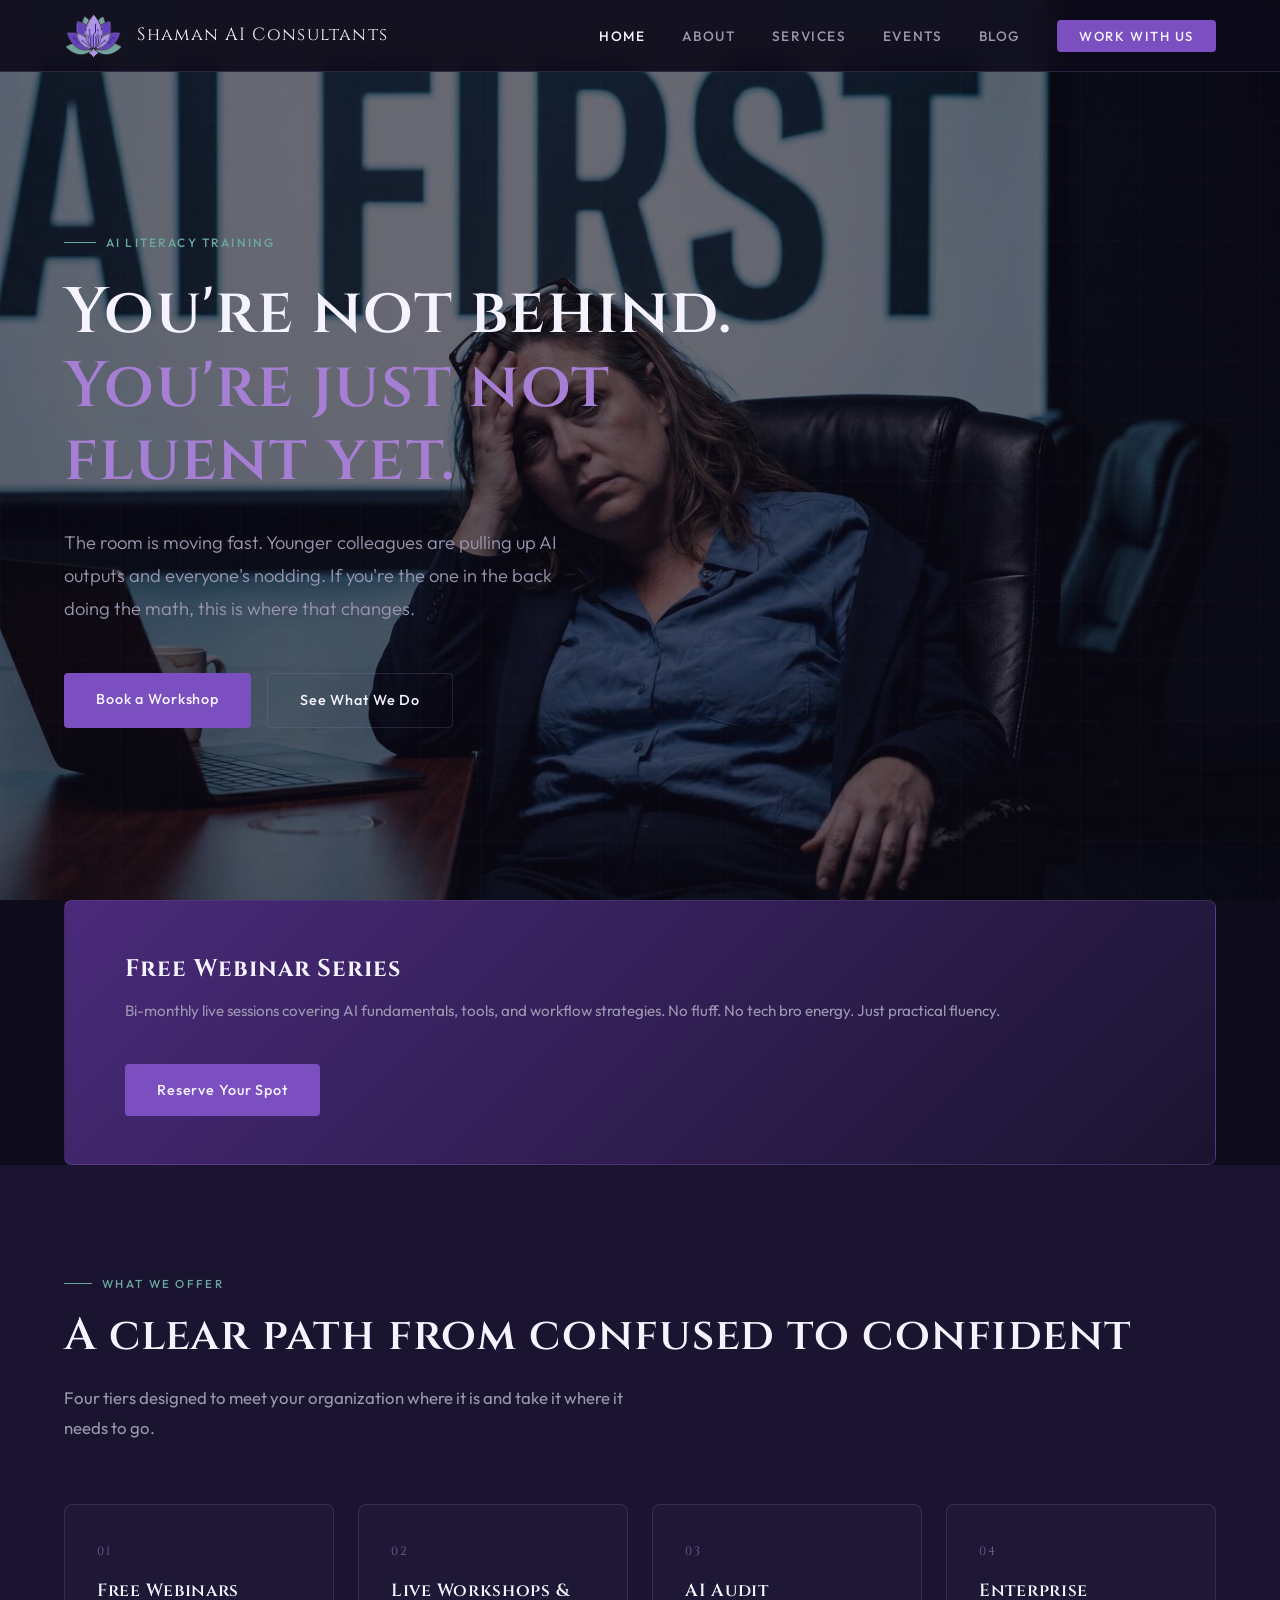
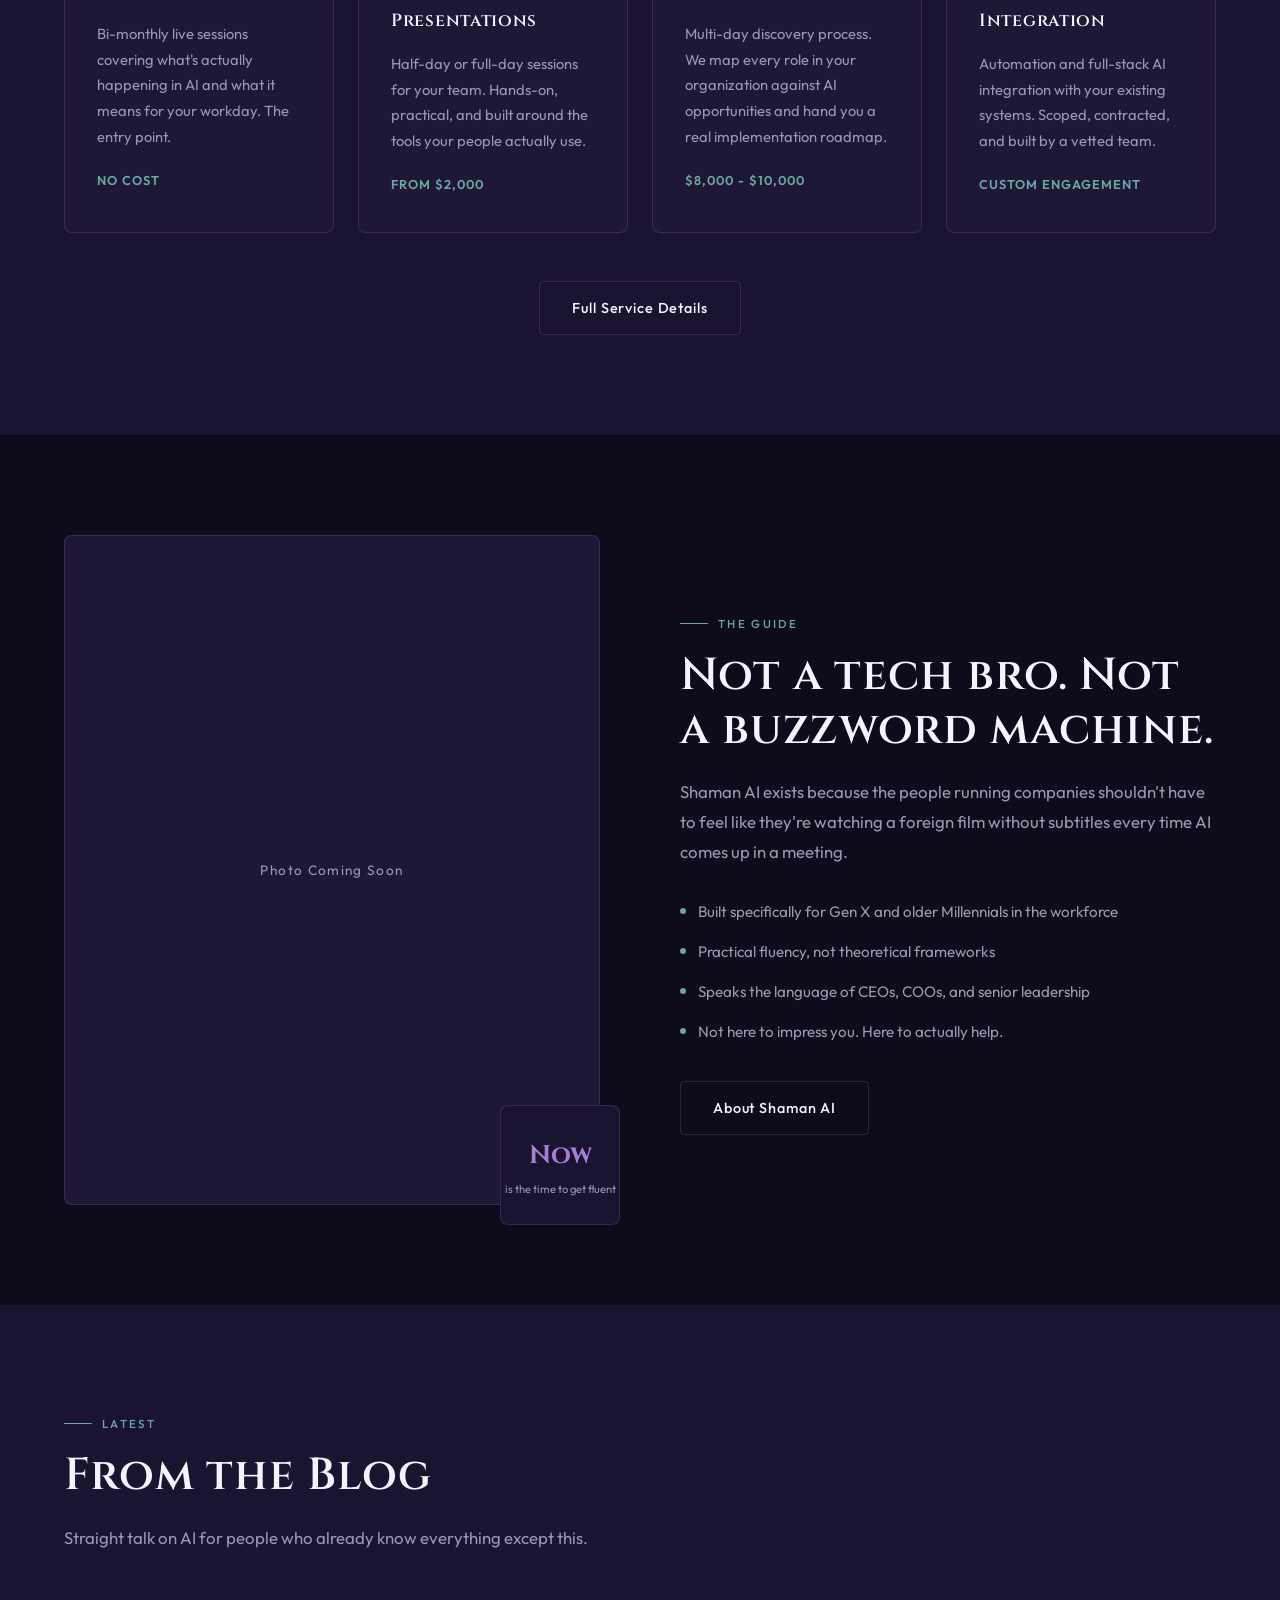
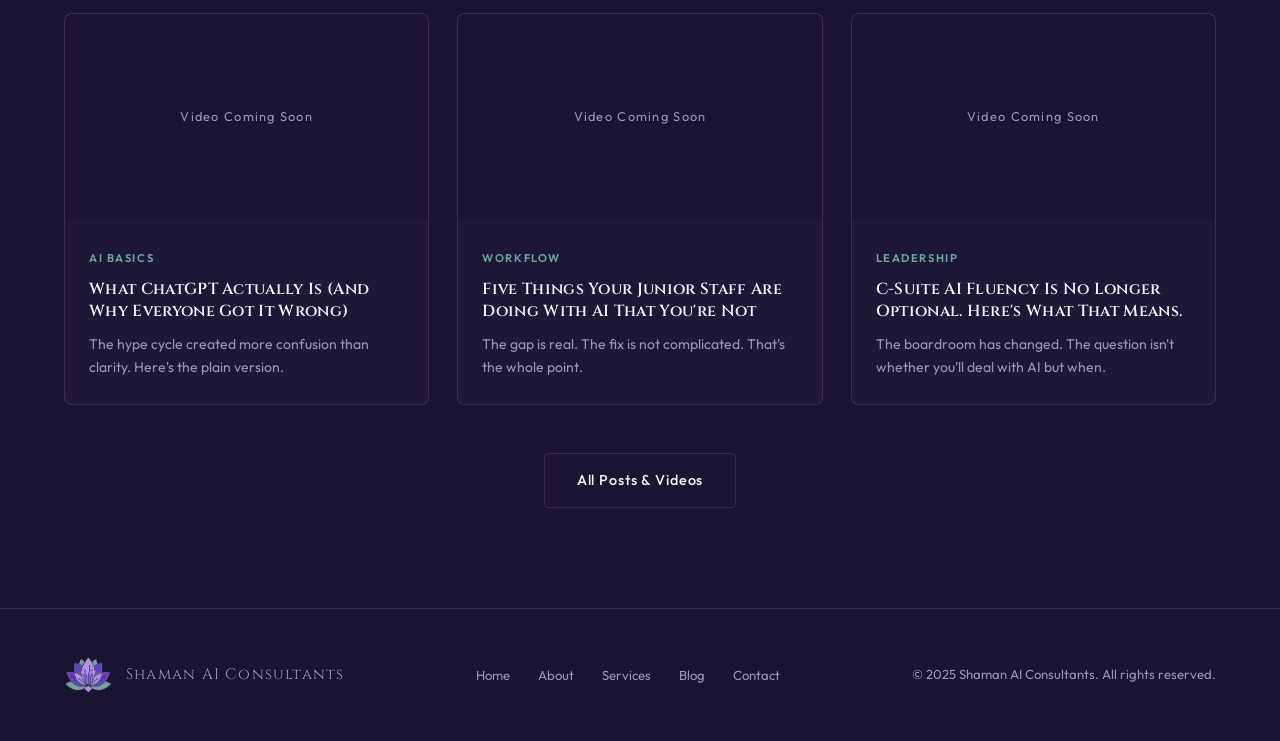
<file: index.html>
<!DOCTYPE html>
<html lang="en">
<head>
  <meta charset="UTF-8">
  <meta name="viewport" content="width=device-width, initial-scale=1.0">
  <title>Shaman AI Consultants | AI Fluency for Gen X & Millennials</title>
  <script type="application/ld+json">
{
  "@context": "https://schema.org",
  "@type": "ProfessionalService",
  "name": "Shaman AI Consultants",
  "url": "https://www.shamanintelligence.com",
  "logo": "https://www.shamanintelligence.com/images/logo.png",
  "description": "A.I. fluency training and consulting for Gen X professionals and older Millennials. Workshops, presentations, audits, and C-suite coaching. You are not behind. You are just not fluent yet.",
  "slogan": "You're not behind. You're just not fluent yet.",
  "areaServed": {
    "@type": "Country",
    "name": "United States"
  },
  "serviceType": [
    "A.I. Fluency Training",
    "Corporate A.I. Workshops",
    "A.I. Audit",
    "Enterprise A.I. Integration",
    "C-Suite A.I. Coaching"
  ],
  "audience": {
    "@type": "Audience",
    "audienceType": "Gen X professionals, older Millennials, CEOs, COOs, senior business leaders"
  },
  "sameAs": [
    "https://www.linkedin.com/company/shaman-ai-consultants"
  ],
  "contactPoint": {
    "@type": "ContactPoint",
    "email": "hello@shamanintelligence.com",
    "contactType": "customer service"
  }
}
</script>
  <meta name="description" content="Shaman AI Consultants helps Gen X and older Millennials stop feeling lapped by AI. Workshops, presentations, audits, and C-suite coaching. You're not behind. You're just not fluent yet.">
  <meta name="keywords" content="AI training, AI workshops, AI fluency, Gen X AI, corporate AI training, AI consulting, AI for business">
  <meta property="og:title" content="Shaman AI Consultants">
  <meta property="og:description" content="You're not behind. You're just not fluent yet.">
  <meta property="og:type" content="website">
  <link rel="stylesheet" href="css/style.css">
  <link rel="sitemap" type="application/xml" href="/sitemap.xml">
</head>
<body>

<nav>
  <div class="nav-logo">
    <img src="images/logo.png" alt="Shaman AI Consultants">
    <span>Shaman AI Consultants</span>
  </div>
  <ul class="nav-links">
    <li><a href="index.html" class="active">Home</a></li>
    <li><a href="about.html">About</a></li>
    <li><a href="services.html">Services</a></li>
    <li><a href="events.html">Events</a></li>
    <li><a href="blog.html">Blog</a></li>
    <li><a href="contact.html" class="nav-cta">Work With Us</a></li>
  </ul>
  <button class="nav-toggle" aria-label="Toggle navigation">
    <span></span><span></span><span></span>
  </button>
</nav>

<!-- HERO -->
<section class="hero">
  <div class="hero-bg"></div>
<div class="hero-overlay"></div>
<div class="hero-grid"></div>
  <div class="hero-content">
    <div class="hero-eyebrow fade-up">AI Literacy Training</div>
    <h1 class="fade-up delay-1">You're not behind.<br><em>You're just not fluent yet.</em></h1>
    <p class="hero-sub fade-up delay-2">The room is moving fast. Younger colleagues are pulling up AI outputs and everyone's nodding. If you're the one in the back doing the math, this is where that changes.</p>
    <div class="hero-actions fade-up delay-3">
      <a href="contact.html" class="btn-primary">Book a Workshop</a>
      <a href="services.html" class="btn-outline">See What We Do</a>
    </div>
  </div>
  </section>

<!-- WEBINAR BANNER -->
<div class="webinar-banner">
  <div class="webinar-text">
    <h3>Free Webinar Series</h3>
    <p>Bi-monthly live sessions covering AI fundamentals, tools, and workflow strategies. No fluff. No tech bro energy. Just practical fluency.</p>
  </div>
  <a href="contact.html" class="btn-primary">Reserve Your Spot</a>
</div>

<!-- SERVICES PREVIEW -->
<section class="services">
  <div class="section-eyebrow">What We Offer</div>
  <h2 class="section-title">A clear path from confused to confident</h2>
  <p class="section-sub">Four tiers designed to meet your organization where it is and take it where it needs to go.</p>

  <div class="services-grid">
    <div class="service-card">
      <div class="service-number">01</div>
      <h3>Free Webinars</h3>
      <p>Bi-monthly live sessions covering what's actually happening in AI and what it means for your workday. The entry point.</p>
      <div class="service-price">No Cost</div>
    </div>
    <div class="service-card">
      <div class="service-number">02</div>
      <h3>Live Workshops & Presentations</h3>
      <p>Half-day or full-day sessions for your team. Hands-on, practical, and built around the tools your people actually use.</p>
      <div class="service-price">From $2,000</div>
    </div>
    <div class="service-card">
      <div class="service-number">03</div>
      <h3>AI Audit</h3>
      <p>Multi-day discovery process. We map every role in your organization against AI opportunities and hand you a real implementation roadmap.</p>
      <div class="service-price">$8,000 - $10,000</div>
    </div>
    <div class="service-card">
      <div class="service-number">04</div>
      <h3>Enterprise Integration</h3>
      <p>Automation and full-stack AI integration with your existing systems. Scoped, contracted, and built by a vetted team.</p>
      <div class="service-price">Custom Engagement</div>
    </div>
  </div>

  <div style="text-align: center; margin-top: 48px;">
    <a href="services.html" class="btn-outline">Full Service Details</a>
  </div>
</section>

<!-- ABOUT STRIP -->
<section>
  <div class="about-strip">
    <div class="about-image-block">
      <div class="about-placeholder">Photo Coming Soon</div>
      <div class="about-accent">
        <strong>Now</strong>
        <span>is the time to get fluent</span>
      </div>
    </div>
    <div class="about-text">
      <div class="section-eyebrow">The Guide</div>
      <h2 class="section-title">Not a tech bro. Not a buzzword machine.</h2>
      <p class="section-sub">Shaman AI exists because the people running companies shouldn't have to feel like they're watching a foreign film without subtitles every time AI comes up in a meeting.</p>
      <ul class="about-list" style="margin-top: 28px;">
        <li>Built specifically for Gen X and older Millennials in the workforce</li>
        <li>Practical fluency, not theoretical frameworks</li>
        <li>Speaks the language of CEOs, COOs, and senior leadership</li>
        <li>Not here to impress you. Here to actually help.</li>
      </ul>
      <div style="margin-top: 36px;">
        <a href="about.html" class="btn-outline">About Shaman AI</a>
      </div>
    </div>
  </div>
</section>

<!-- BLOG PREVIEW -->
<section class="blog">
  <div class="section-eyebrow">Latest</div>
  <h2 class="section-title">From the Blog</h2>
  <p class="section-sub">Straight talk on AI for people who already know everything except this.</p>

  <div class="blog-grid">
    <div class="blog-card">
      <div class="blog-thumb">
        <div class="blog-thumb-placeholder">Video Coming Soon</div>
      </div>
      <div class="blog-body">
        <span class="blog-tag">AI Basics</span>
        <h3>What ChatGPT Actually Is (And Why Everyone Got It Wrong)</h3>
        <p>The hype cycle created more confusion than clarity. Here's the plain version.</p>
      </div>
    </div>
    <div class="blog-card">
      <div class="blog-thumb">
        <div class="blog-thumb-placeholder">Video Coming Soon</div>
      </div>
      <div class="blog-body">
        <span class="blog-tag">Workflow</span>
        <h3>Five Things Your Junior Staff Are Doing With AI That You're Not</h3>
        <p>The gap is real. The fix is not complicated. That's the whole point.</p>
      </div>
    </div>
    <div class="blog-card">
      <div class="blog-thumb">
        <div class="blog-thumb-placeholder">Video Coming Soon</div>
      </div>
      <div class="blog-body">
        <span class="blog-tag">Leadership</span>
        <h3>C-Suite AI Fluency Is No Longer Optional. Here's What That Means.</h3>
        <p>The boardroom has changed. The question isn't whether you'll deal with AI but when.</p>
      </div>
    </div>
  </div>

  <div style="text-align: center; margin-top: 48px;">
    <a href="blog.html" class="btn-outline">All Posts & Videos</a>
  </div>
</section>

<!-- FOOTER -->
<footer>
  <div class="footer-logo">
    <img src="images/logo.png" alt="Shaman AI">
    <span>Shaman AI Consultants</span>
  </div>
  <ul class="footer-links">
    <li><a href="index.html">Home</a></li>
    <li><a href="about.html">About</a></li>
    <li><a href="services.html">Services</a></li>
    <li><a href="blog.html">Blog</a></li>
    <li><a href="contact.html">Contact</a></li>
  </ul>
  <p class="footer-copy">&copy; 2025 Shaman AI Consultants. All rights reserved.</p>
</footer>

<script src="js/main.js"></script>
</body>
</html>
</file>
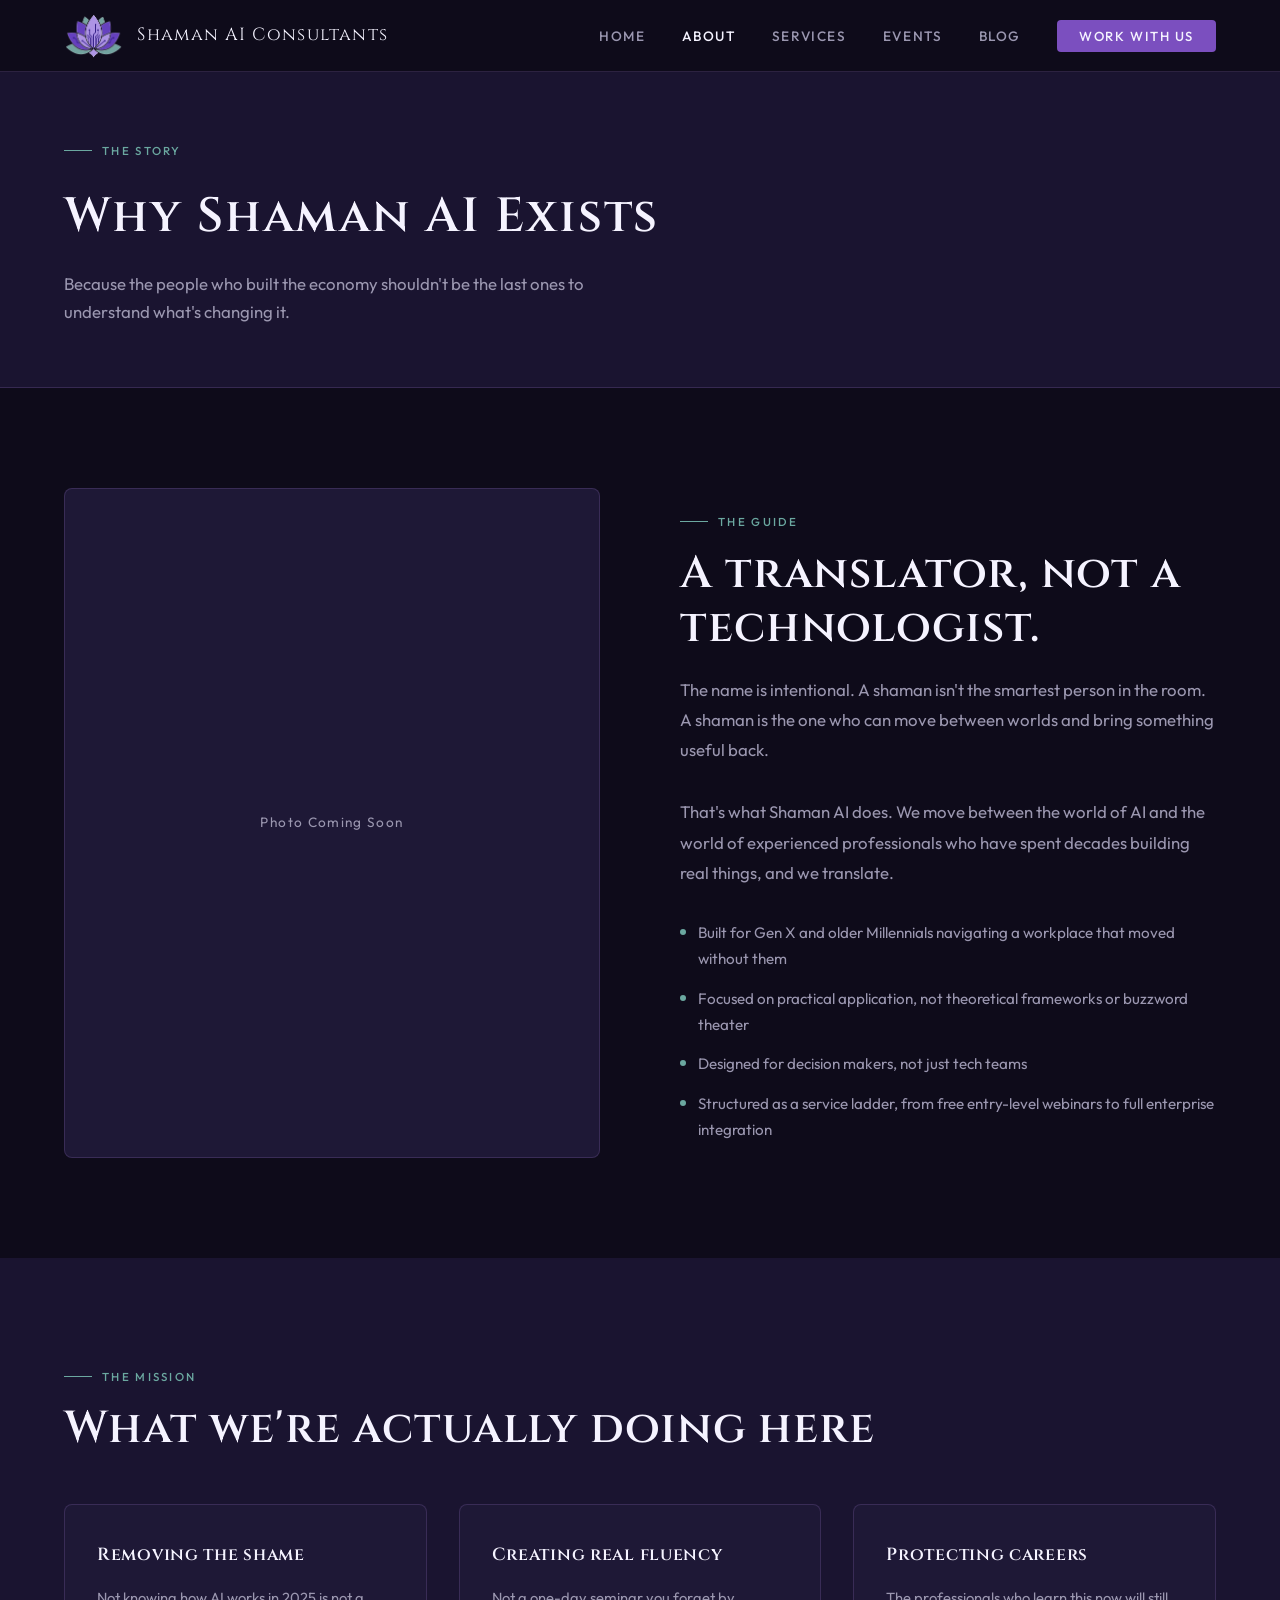
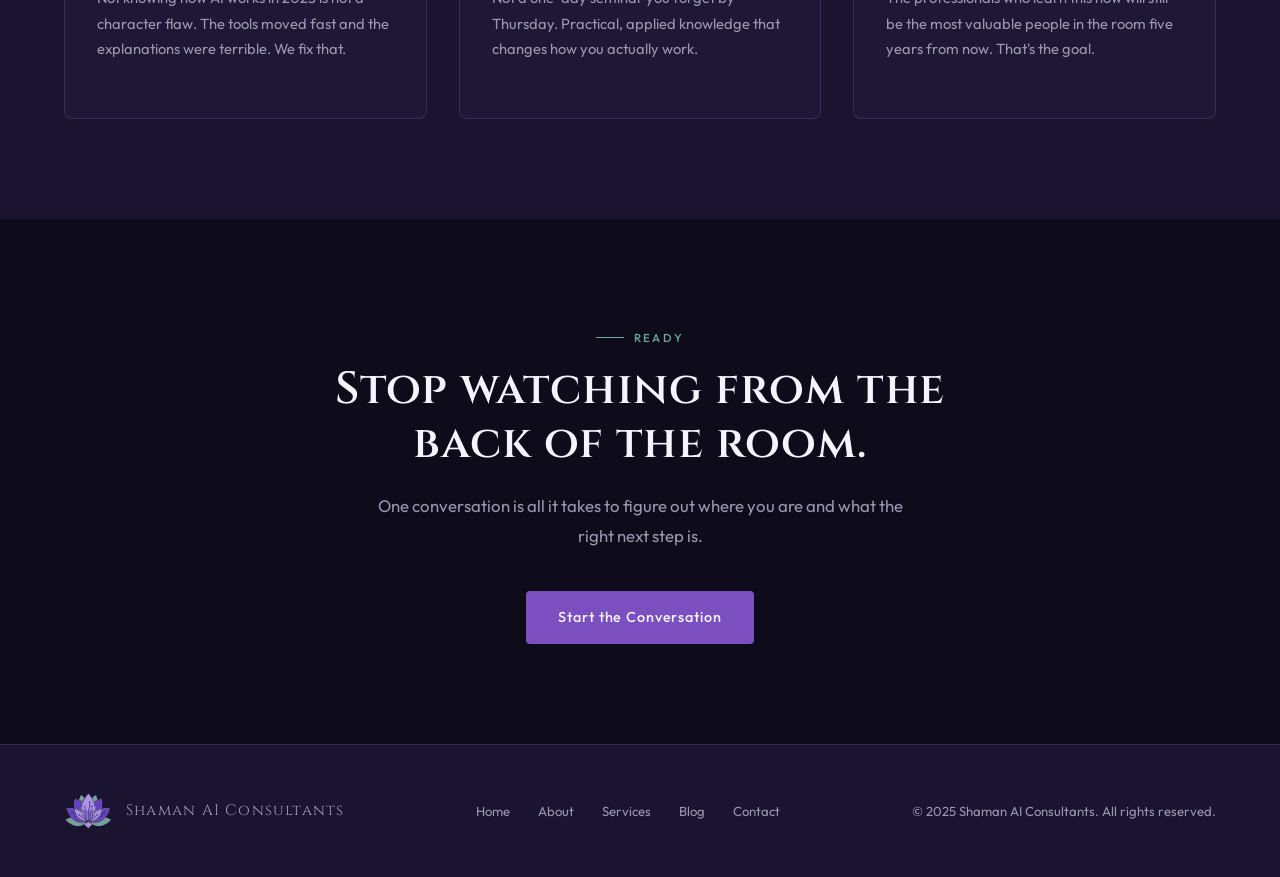
<file: about.html>
<!DOCTYPE html>
<html lang="en">
<head>
  <meta charset="UTF-8">
  <meta name="viewport" content="width=device-width, initial-scale=1.0">
  <title>About | Shaman AI Consultants</title>
  <script type="application/ld+json">
{
  "@context": "https://schema.org",
  "@type": "AboutPage",
  "name": "About Shaman AI Consultants",
  "url": "https://www.shamanintelligence.com/about.html",
  "description": "Shaman AI Consultants guides Gen X leaders and senior professionals through practical A.I. fluency. Not a tech firm. A translator.",
  "mainEntity": {
    "@type": "ProfessionalService",
    "name": "Shaman AI Consultants",
    "url": "https://www.shamanintelligence.com",
    "founder": {
      "@type": "Person",
      "name": "Mark Keady"
    },
    "description": "A.I. fluency training firm specializing in Gen X professionals and older Millennials who need practical workplace A.I. adoption without jargon or theoretical frameworks."
  }
}
</script>

  <meta name="description" content="Shaman AI Consultants guides Gen X and older Millennials through AI fluency. Not a tech firm. A translator.">
  <link rel="stylesheet" href="css/style.css">
</head>
<body>

<nav>
  <div class="nav-logo">
    <img src="images/logo.png" alt="Shaman AI Consultants">
    <span>Shaman AI Consultants</span>
  </div>
  <ul class="nav-links">
    <li><a href="index.html">Home</a></li>
    <li><a href="about.html" class="active">About</a></li>
    <li><a href="services.html">Services</a></li>
    <li><a href="events.html">Events</a></li>
    <li><a href="blog.html">Blog</a></li>
    <li><a href="contact.html" class="nav-cta">Work With Us</a></li>
  </ul>
  <button class="nav-toggle" aria-label="Toggle navigation">
    <span></span><span></span><span></span>
  </button>
</nav>

<div class="page-hero">
  <div class="section-eyebrow">The Story</div>
  <h1>Why Shaman AI Exists</h1>
  <p>Because the people who built the economy shouldn't be the last ones to understand what's changing it.</p>
</div>

<section>
  <div class="about-strip">
    <div class="about-image-block">
      <div class="about-placeholder">Photo Coming Soon</div>
    </div>
    <div class="about-text">
      <div class="section-eyebrow">The Guide</div>
      <h2 class="section-title">A translator, not a technologist.</h2>
      <p class="section-sub">The name is intentional. A shaman isn't the smartest person in the room. A shaman is the one who can move between worlds and bring something useful back.</p>
      <p class="section-sub" style="margin-top: 16px;">That's what Shaman AI does. We move between the world of AI and the world of experienced professionals who have spent decades building real things, and we translate.</p>
      <ul class="about-list" style="margin-top: 28px;">
        <li>Built for Gen X and older Millennials navigating a workplace that moved without them</li>
        <li>Focused on practical application, not theoretical frameworks or buzzword theater</li>
        <li>Designed for decision makers, not just tech teams</li>
        <li>Structured as a service ladder, from free entry-level webinars to full enterprise integration</li>
      </ul>
    </div>
  </div>
</section>

<section style="background: var(--dark-mid);">
  <div class="section-eyebrow">The Mission</div>
  <h2 class="section-title">What we're actually doing here</h2>
  <div style="display: grid; grid-template-columns: repeat(auto-fit, minmax(280px, 1fr)); gap: 32px; margin-top: 48px;">
    <div class="service-card">
      <h3>Removing the shame</h3>
      <p>Not knowing how AI works in 2025 is not a character flaw. The tools moved fast and the explanations were terrible. We fix that.</p>
    </div>
    <div class="service-card">
      <h3>Creating real fluency</h3>
      <p>Not a one-day seminar you forget by Thursday. Practical, applied knowledge that changes how you actually work.</p>
    </div>
    <div class="service-card">
      <h3>Protecting careers</h3>
      <p>The professionals who learn this now will still be the most valuable people in the room five years from now. That's the goal.</p>
    </div>
  </div>
</section>

<section>
  <div style="max-width: 640px; margin: 0 auto; text-align: center;">
    <div class="section-eyebrow" style="justify-content: center;">Ready</div>
    <h2 class="section-title">Stop watching from the back of the room.</h2>
    <p class="section-sub" style="margin: 0 auto 40px;">One conversation is all it takes to figure out where you are and what the right next step is.</p>
    <a href="contact.html" class="btn-primary">Start the Conversation</a>
  </div>
</section>

<footer>
  <div class="footer-logo">
    <img src="images/logo.png" alt="Shaman AI">
    <span>Shaman AI Consultants</span>
  </div>
  <ul class="footer-links">
    <li><a href="index.html">Home</a></li>
    <li><a href="about.html">About</a></li>
    <li><a href="services.html">Services</a></li>
    <li><a href="blog.html">Blog</a></li>
    <li><a href="contact.html">Contact</a></li>
  </ul>
  <p class="footer-copy">&copy; 2025 Shaman AI Consultants. All rights reserved.</p>
</footer>

<script src="js/main.js"></script>
</body>
</html>
</file>
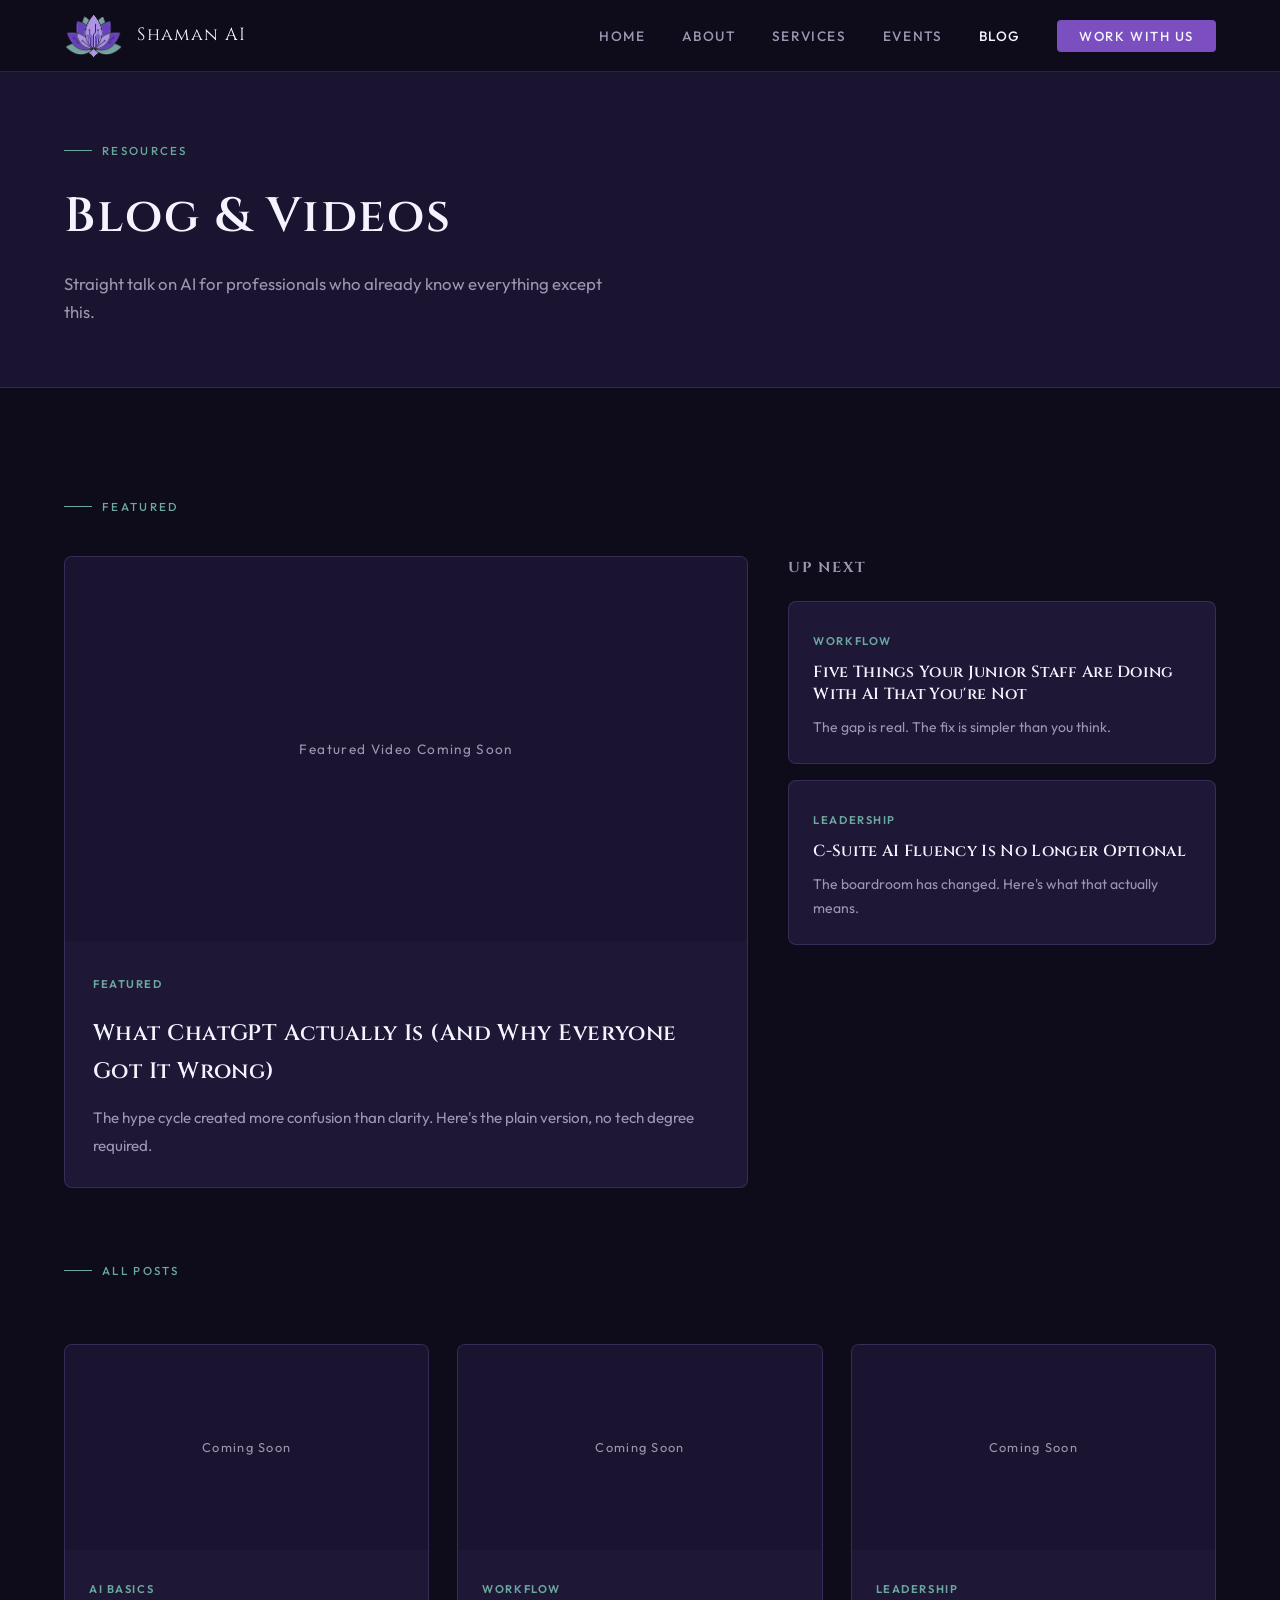
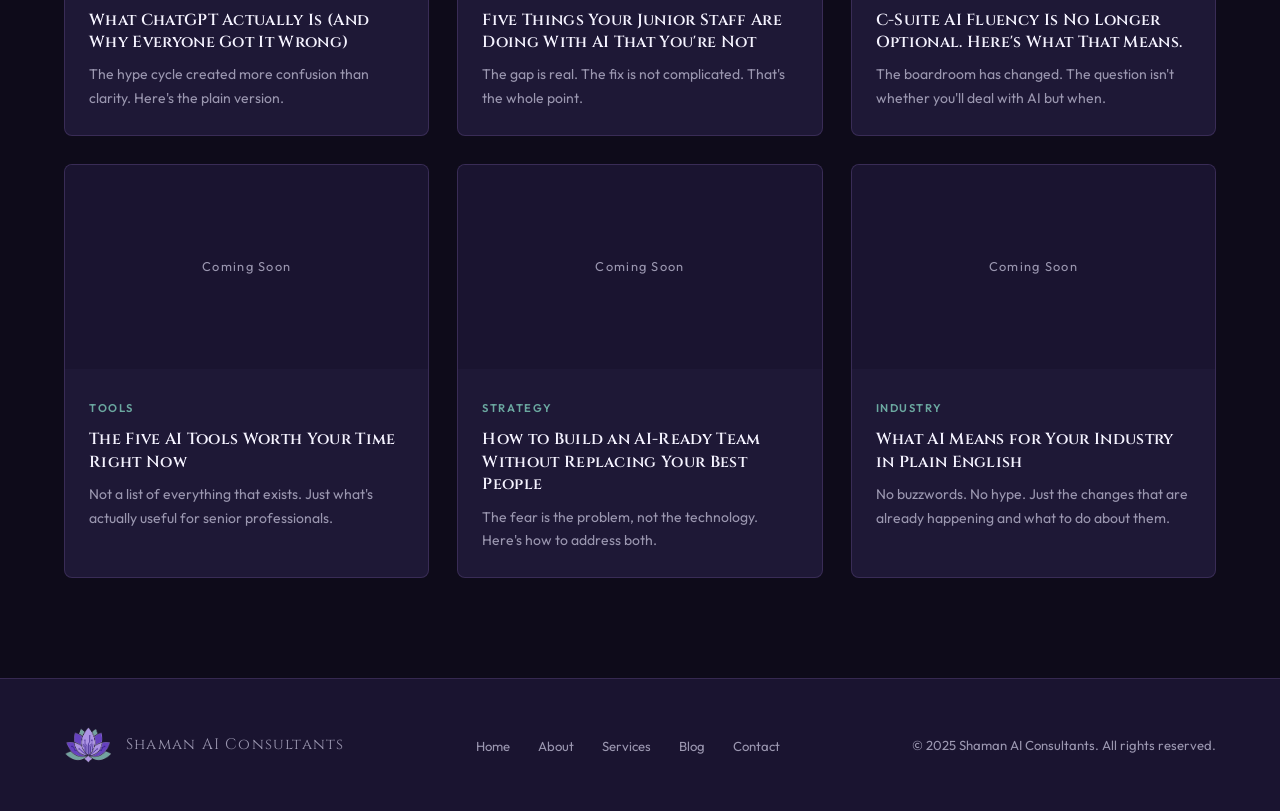
<file: blog.html>
<!DOCTYPE html>
<html lang="en">
<head>
  <meta charset="UTF-8">
  <meta name="viewport" content="width=device-width, initial-scale=1.0">
  <title>Blog | Shaman AI Consultants</title>
  <script type="application/ld+json">
{
  "@context": "https://schema.org",
  "@type": "Blog",
  "name": "Shaman AI Consultants Blog",
  "url": "https://www.shamanintelligence.com/blog.html",
  "description": "Straight talk on A.I. for Gen X professionals and older Millennials. Articles, videos, and practical guides for experienced professionals who need fluency, not hype.",
  "publisher": {
    "@type": "ProfessionalService",
    "name": "Shaman AI Consultants",
    "url": "https://www.shamanintelligence.com"
  }
}
</script>

  <meta name="description" content="Straight talk on AI for Gen X and older Millennials. Articles, videos, and practical guides for professionals who need fluency, not hype.">
  <link rel="stylesheet" href="css/style.css">
</head>
<body>

<nav>
  <div class="nav-logo">
    <img src="images/logo.png" alt="Shaman AI Consultants">
    <span>Shaman AI</span>
  </div>
  <ul class="nav-links">
    <li><a href="index.html">Home</a></li>
    <li><a href="about.html">About</a></li>
    <li><a href="services.html">Services</a></li>
    <li><a href="events.html">Events</a></li>
    <li><a href="blog.html" class="active">Blog</a></li>
    <li><a href="contact.html" class="nav-cta">Work With Us</a></li>
  </ul>
  <button class="nav-toggle" aria-label="Toggle navigation">
    <span></span><span></span><span></span>
  </button>
</nav>

<div class="page-hero">
  <div class="section-eyebrow">Resources</div>
  <h1>Blog & Videos</h1>
  <p>Straight talk on AI for professionals who already know everything except this.</p>
</div>

<section>
  <!-- FEATURED VIDEO SLOT -->
  <div style="margin-bottom: 64px;">
    <div class="section-eyebrow">Featured</div>
    <div style="display: grid; grid-template-columns: 1.6fr 1fr; gap: 40px; align-items: start; margin-top: 24px;">
      <div style="background: var(--dark-card); border: 1px solid var(--border); border-radius: 8px; overflow: hidden;">
        <!-- REPLACE src WITH YOUR YOUTUBE EMBED URL: https://www.youtube.com/embed/VIDEO_ID -->
        <div style="aspect-ratio: 16/9; background: var(--dark-mid); display: flex; align-items: center; justify-content: center;">
          <p style="color: var(--gray); font-size: 0.85rem; letter-spacing: 0.1em;">Featured Video Coming Soon</p>
          <!-- Uncomment and replace VIDEO_ID when ready:
          <iframe width="100%" height="100%" src="https://www.youtube.com/embed/VIDEO_ID" title="Featured Video" frameborder="0" allow="accelerometer; autoplay; clipboard-write; encrypted-media; gyroscope; picture-in-picture" allowfullscreen style="position: absolute; inset: 0;"></iframe>
          -->
        </div>
        <div style="padding: 28px;">
          <span class="blog-tag">Featured</span>
          <h2 style="font-family: var(--font-display); font-size: 1.4rem; font-weight: 600; margin: 10px 0 14px; letter-spacing: 0.02em;">What ChatGPT Actually Is (And Why Everyone Got It Wrong)</h2>
          <p style="font-size: 0.95rem; color: var(--gray); line-height: 1.8;">The hype cycle created more confusion than clarity. Here's the plain version, no tech degree required.</p>
        </div>
      </div>
      <div style="display: flex; flex-direction: column; gap: 16px;">
        <h3 style="font-family: var(--font-display); font-size: 0.9rem; color: var(--gray); letter-spacing: 0.12em; text-transform: uppercase; margin-bottom: 4px;">Up Next</h3>
        <!-- SIDEBAR CARDS - Add recent posts here -->
        <div class="blog-card">
          <div class="blog-body">
            <span class="blog-tag">Workflow</span>
            <h3>Five Things Your Junior Staff Are Doing With AI That You're Not</h3>
            <p>The gap is real. The fix is simpler than you think.</p>
          </div>
        </div>
        <div class="blog-card">
          <div class="blog-body">
            <span class="blog-tag">Leadership</span>
            <h3>C-Suite AI Fluency Is No Longer Optional</h3>
            <p>The boardroom has changed. Here's what that actually means.</p>
          </div>
        </div>
      </div>
    </div>
  </div>

  <!-- ALL POSTS GRID -->
  <div class="section-eyebrow">All Posts</div>
  <div class="blog-page-grid">

    <!-- BLOG CARD TEMPLATE
         To add a YouTube video, replace the placeholder div with:
         <div style="position: relative; aspect-ratio: 16/9;">
           <iframe width="100%" height="100%" src="https://www.youtube.com/embed/VIDEO_ID"
             title="Post Title" frameborder="0"
             allow="accelerometer; autoplay; clipboard-write; encrypted-media; gyroscope; picture-in-picture"
             allowfullscreen style="position: absolute; inset: 0;"></iframe>
         </div>
    -->

    <div class="blog-card">
      <div class="blog-thumb">
        <div class="blog-thumb-placeholder">Coming Soon</div>
      </div>
      <div class="blog-body">
        <span class="blog-tag">AI Basics</span>
        <h3>What ChatGPT Actually Is (And Why Everyone Got It Wrong)</h3>
        <p>The hype cycle created more confusion than clarity. Here's the plain version.</p>
      </div>
    </div>

    <div class="blog-card">
      <div class="blog-thumb">
        <div class="blog-thumb-placeholder">Coming Soon</div>
      </div>
      <div class="blog-body">
        <span class="blog-tag">Workflow</span>
        <h3>Five Things Your Junior Staff Are Doing With AI That You're Not</h3>
        <p>The gap is real. The fix is not complicated. That's the whole point.</p>
      </div>
    </div>

    <div class="blog-card">
      <div class="blog-thumb">
        <div class="blog-thumb-placeholder">Coming Soon</div>
      </div>
      <div class="blog-body">
        <span class="blog-tag">Leadership</span>
        <h3>C-Suite AI Fluency Is No Longer Optional. Here's What That Means.</h3>
        <p>The boardroom has changed. The question isn't whether you'll deal with AI but when.</p>
      </div>
    </div>

    <div class="blog-card">
      <div class="blog-thumb">
        <div class="blog-thumb-placeholder">Coming Soon</div>
      </div>
      <div class="blog-body">
        <span class="blog-tag">Tools</span>
        <h3>The Five AI Tools Worth Your Time Right Now</h3>
        <p>Not a list of everything that exists. Just what's actually useful for senior professionals.</p>
      </div>
    </div>

    <div class="blog-card">
      <div class="blog-thumb">
        <div class="blog-thumb-placeholder">Coming Soon</div>
      </div>
      <div class="blog-body">
        <span class="blog-tag">Strategy</span>
        <h3>How to Build an AI-Ready Team Without Replacing Your Best People</h3>
        <p>The fear is the problem, not the technology. Here's how to address both.</p>
      </div>
    </div>

    <div class="blog-card">
      <div class="blog-thumb">
        <div class="blog-thumb-placeholder">Coming Soon</div>
      </div>
      <div class="blog-body">
        <span class="blog-tag">Industry</span>
        <h3>What AI Means for Your Industry in Plain English</h3>
        <p>No buzzwords. No hype. Just the changes that are already happening and what to do about them.</p>
      </div>
    </div>

  </div>
</section>

<footer>
  <div class="footer-logo">
    <img src="images/logo.png" alt="Shaman AI">
    <span>Shaman AI Consultants</span>
  </div>
  <ul class="footer-links">
    <li><a href="index.html">Home</a></li>
    <li><a href="about.html">About</a></li>
    <li><a href="services.html">Services</a></li>
    <li><a href="blog.html">Blog</a></li>
    <li><a href="contact.html">Contact</a></li>
  </ul>
  <p class="footer-copy">&copy; 2025 Shaman AI Consultants. All rights reserved.</p>
</footer>

<script src="js/main.js"></script>
</body>
</html>
</file>
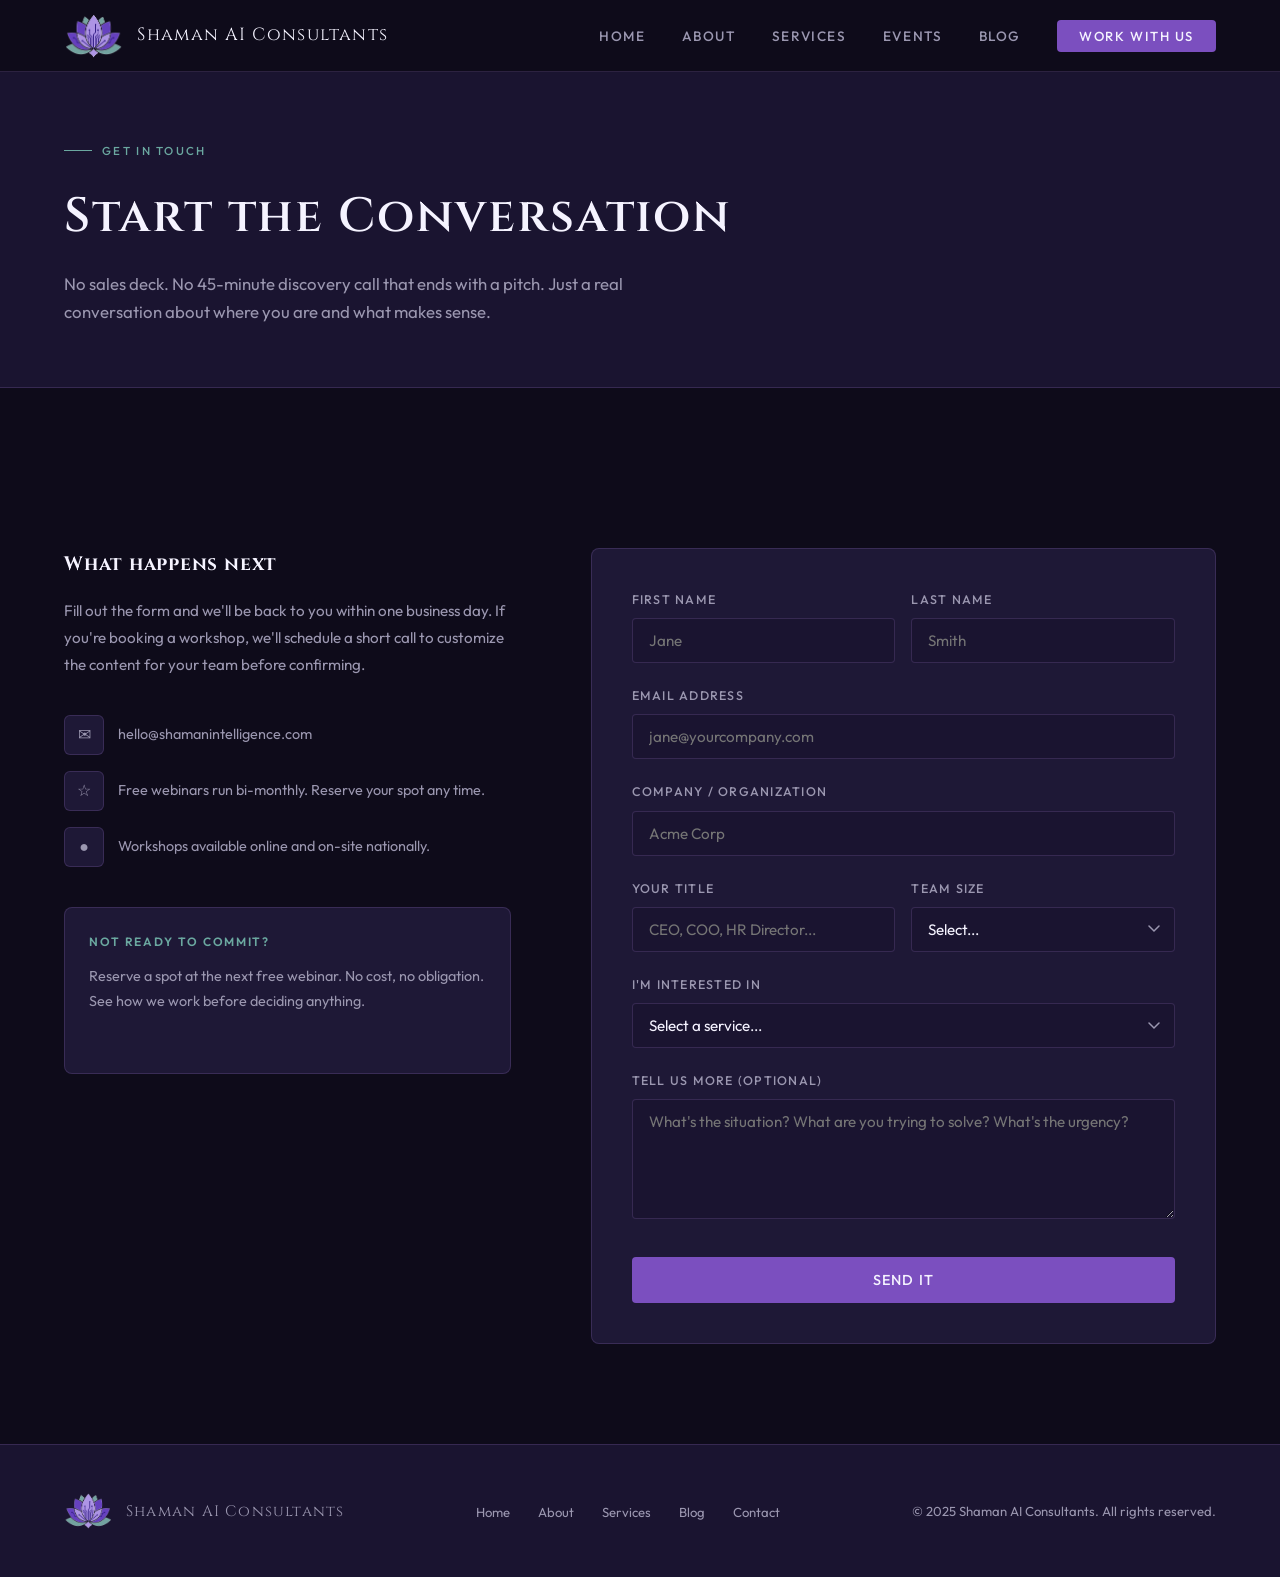
<file: contact.html>
<!DOCTYPE html>
<html lang="en">
<head>
  <meta charset="UTF-8">
  <meta name="viewport" content="width=device-width, initial-scale=1.0">
  <title>Contact | Shaman AI Consultants</title>
  <script type="application/ld+json">
{
  "@context": "https://schema.org",
  "@type": "ContactPage",
  "name": "Contact Shaman AI Consultants",
  "url": "https://www.shamanintelligence.com/contact.html",
  "description": "Book a workshop, schedule a discovery call, or reserve your spot at the next free A.I. webinar.",
  "mainEntity": {
    "@type": "ProfessionalService",
    "name": "Shaman AI Consultants",
    "url": "https://www.shamanintelligence.com",
    "email": "hello@shamanintelligence.com",
    "contactPoint": {
      "@type": "ContactPoint",
      "email": "hello@shamanintelligence.com",
      "contactType": "Sales",
      "areaServed": "US",
      "availableLanguage": "English"
    }
  }
}
</script>
  <meta name="description" content="Book a workshop, schedule a discovery call, or reserve your spot at the next free webinar. Start the conversation with Shaman AI Consultants.">
  <link rel="stylesheet" href="css/style.css">
</head>
<body>

<nav>
  <div class="nav-logo">
    <img src="images/logo.png" alt="Shaman AI Consultants">
    <span>Shaman AI Consultants</span>
  </div>
  <ul class="nav-links">
    <li><a href="index.html">Home</a></li>
    <li><a href="about.html">About</a></li>
    <li><a href="services.html">Services</a></li>
    <li><a href="events.html">Events</a></li>
    <li><a href="blog.html">Blog</a></li>
    <li><a href="contact.html" class="active nav-cta">Work With Us</a></li>
  </ul>
  <button class="nav-toggle" aria-label="Toggle navigation">
    <span></span><span></span><span></span>
  </button>
</nav>

<div class="page-hero">
  <div class="section-eyebrow">Get in Touch</div>
  <h1>Start the Conversation</h1>
  <p>No sales deck. No 45-minute discovery call that ends with a pitch. Just a real conversation about where you are and what makes sense.</p>
</div>

<section>
  <div class="contact-grid">
    <div class="contact-info">
      <h3>What happens next</h3>
      <p>Fill out the form and we'll be back to you within one business day. If you're booking a workshop, we'll schedule a short call to customize the content for your team before confirming.</p>

      <div class="contact-detail">
        <div class="contact-item">
          <div class="contact-icon">&#9993;</div>
          <span>hello@shamanintelligence.com</span>
        </div>
        <div class="contact-item">
          <div class="contact-icon">&#9734;</div>
          <span>Free webinars run bi-monthly. Reserve your spot any time.</span>
        </div>
        <div class="contact-item">
          <div class="contact-icon">&#9679;</div>
          <span>Workshops available online and on-site nationally.</span>
        </div>
      </div>

      <div style="margin-top: 40px; padding: 24px; background: var(--dark-card); border: 1px solid var(--border); border-radius: 8px;">
        <div style="font-size: 0.75rem; font-weight: 600; letter-spacing: 0.14em; text-transform: uppercase; color: var(--teal); margin-bottom: 12px;">Not ready to commit?</div>
        <p style="font-size: 0.9rem; color: var(--gray); line-height: 1.7;">Reserve a spot at the next free webinar. No cost, no obligation. See how we work before deciding anything.</p>
      </div>
    </div>

    <!-- Netlify form - data-netlify="true" handles form submissions automatically -->
    <div class="contact-form">
      <form name="contact" method="POST" data-netlify="true" netlify-honeypot="bot-field" id="contact-form">
        <input type="hidden" name="form-name" value="contact">
        <p style="display: none;">
          <label>Don't fill this out if you're human: <input name="bot-field"></label>
        </p>

        <div class="form-row">
          <div class="form-group">
            <label for="first-name">First Name</label>
            <input type="text" id="first-name" name="first-name" required placeholder="Jane">
          </div>
          <div class="form-group">
            <label for="last-name">Last Name</label>
            <input type="text" id="last-name" name="last-name" required placeholder="Smith">
          </div>
        </div>

        <div class="form-group">
          <label for="email">Email Address</label>
          <input type="email" id="email" name="email" required placeholder="jane@yourcompany.com">
        </div>

        <div class="form-group">
          <label for="company">Company / Organization</label>
          <input type="text" id="company" name="company" placeholder="Acme Corp">
        </div>

        <div class="form-row">
          <div class="form-group">
            <label for="title">Your Title</label>
            <input type="text" id="title" name="title" placeholder="CEO, COO, HR Director...">
          </div>
          <div class="form-group">
            <label for="team-size">Team Size</label>
            <select id="team-size" name="team-size">
              <option value="">Select...</option>
              <option value="1-10">1-10</option>
              <option value="11-50">11-50</option>
              <option value="51-200">51-200</option>
              <option value="201-500">201-500</option>
              <option value="500+">500+</option>
            </select>
          </div>
        </div>

        <div class="form-group">
          <label for="service">I'm Interested In</label>
          <select id="service" name="service" required>
            <option value="">Select a service...</option>
            <option value="free-webinar">Free Webinar (Reserve My Spot)</option>
            <option value="workshop">Live Workshop / Presentation</option>
            <option value="ai-audit">AI Audit</option>
            <option value="enterprise">Enterprise Integration</option>
            <option value="csuite-coaching">C-Suite Personal AI Coaching</option>
            <option value="not-sure">Not Sure Yet - Just Exploring</option>
          </select>
        </div>

        <div class="form-group">
          <label for="message">Tell Us More (Optional)</label>
          <textarea id="message" name="message" placeholder="What's the situation? What are you trying to solve? What's the urgency?"></textarea>
        </div>

        <button type="submit" class="form-submit">Send It</button>
      </form>

      <div class="form-success" id="form-success">
        <h3>Got it.</h3>
        <p>We'll be back to you within one business day. Check your inbox.</p>
      </div>
    </div>
  </div>
</section>

<footer>
  <div class="footer-logo">
    <img src="images/logo.png" alt="Shaman AI">
    <span>Shaman AI Consultants</span>
  </div>
  <ul class="footer-links">
    <li><a href="index.html">Home</a></li>
    <li><a href="about.html">About</a></li>
    <li><a href="services.html">Services</a></li>
    <li><a href="blog.html">Blog</a></li>
    <li><a href="contact.html">Contact</a></li>
  </ul>
  <p class="footer-copy">&copy; 2025 Shaman AI Consultants. All rights reserved.</p>
</footer>

<script src="js/main.js"></script>
<script>
  const form = document.getElementById('contact-form');
  const success = document.getElementById('form-success');

  if (form) {
    form.addEventListener('submit', async (e) => {
      e.preventDefault();
      const data = new FormData(form);
      try {
        await fetch('/', { method: 'POST', body: data });
        form.style.display = 'none';
        success.style.display = 'block';
      } catch (err) {
        console.error(err);
      }
    });
  }
</script>
</body>
</html>
</file>
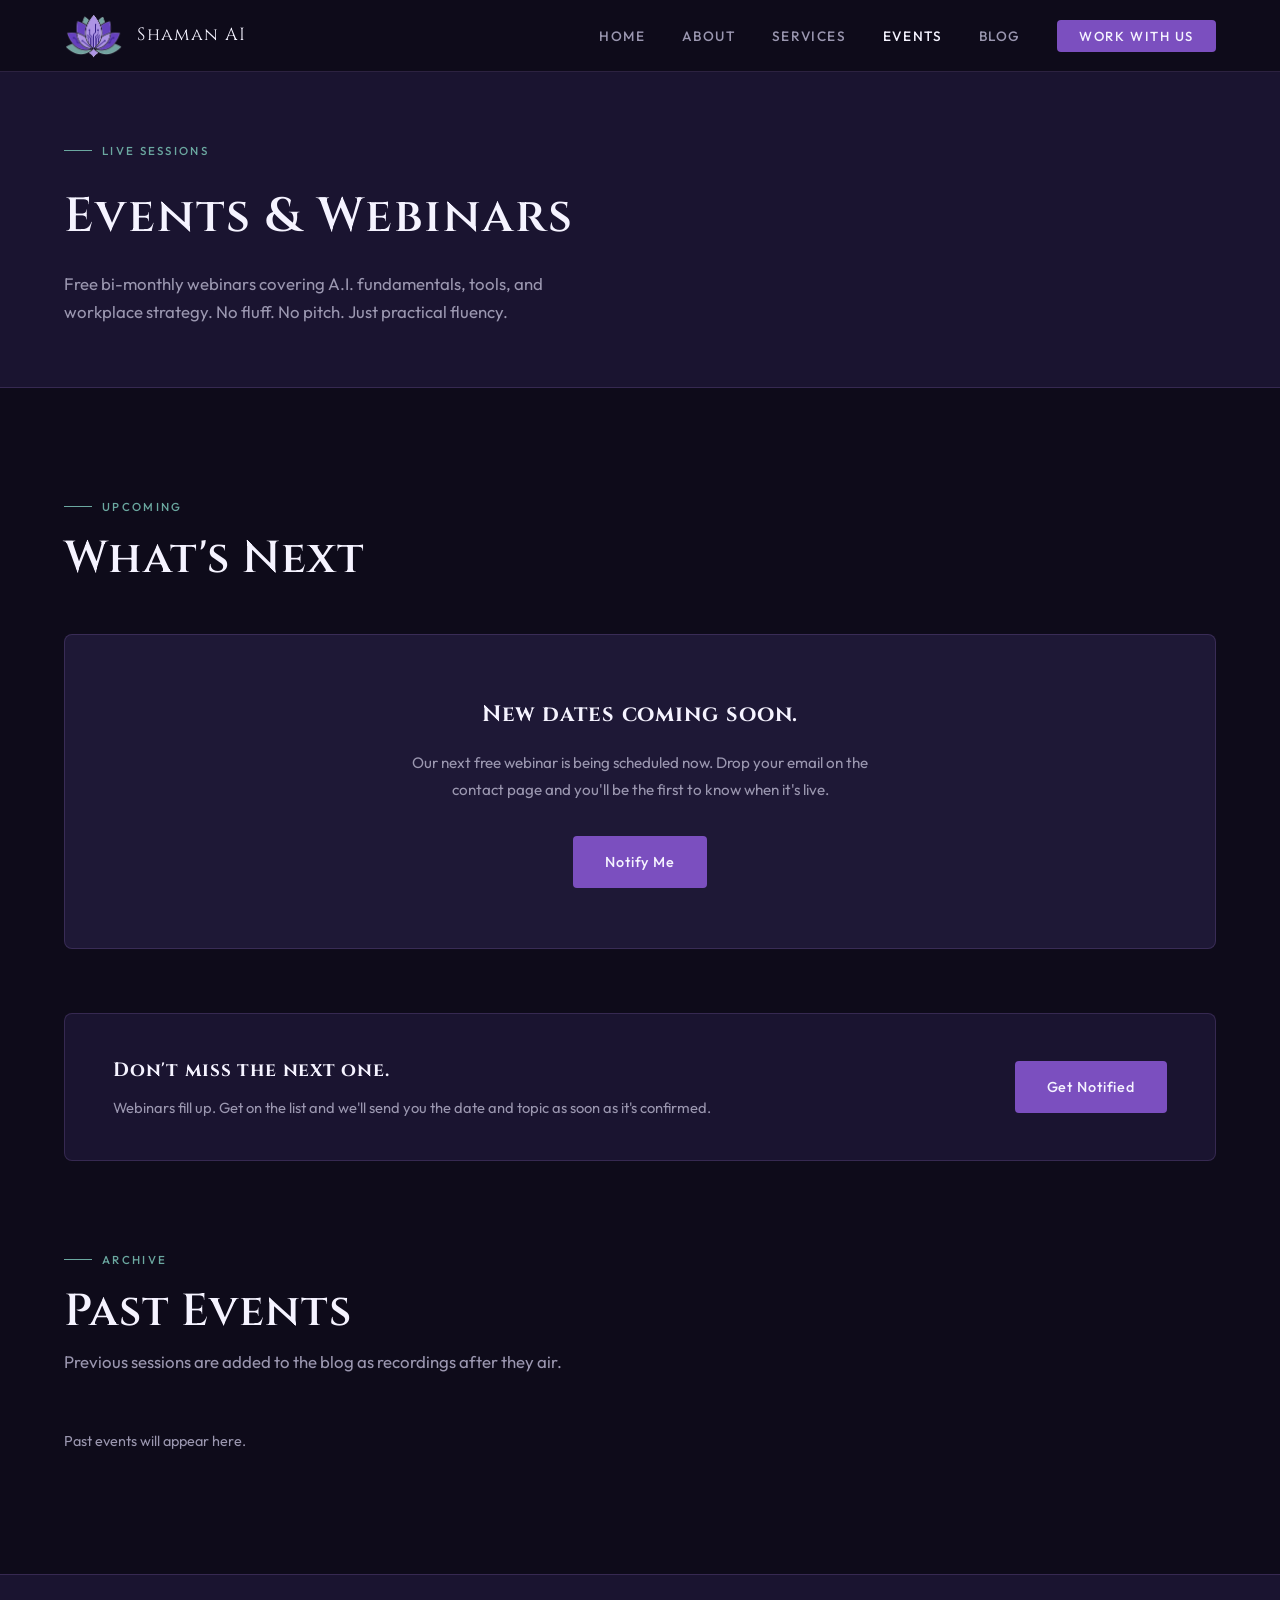
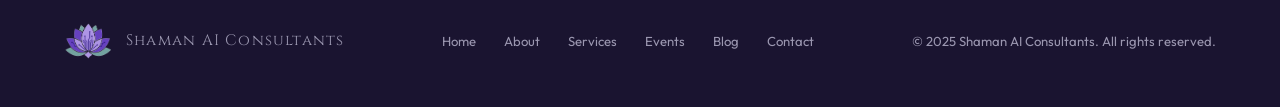
<file: events.html>
<!DOCTYPE html>
<html lang="en">
<head>
  <meta charset="UTF-8">
  <meta name="viewport" content="width=device-width, initial-scale=1.0">
  <title>Events | Shaman AI Consultants</title>
  <meta name="description" content="Free bi-monthly A.I. webinars and live events from Shaman A.I. Consultants. Reserve your spot for the next session covering A.I. fluency for Gen X and senior professionals.">
  <link rel="stylesheet" href="css/style.css">
  <style>
    .events-grid {
      display: grid;
      grid-template-columns: repeat(auto-fill, minmax(340px, 1fr));
      gap: 28px;
      margin-top: 48px;
    }
    .event-card {
      background: var(--dark-card);
      border: 1px solid var(--border);
      border-radius: 8px;
      overflow: hidden;
      transition: border-color 0.3s, transform 0.3s;
    }
    .event-card:hover {
      border-color: var(--purple-light);
      transform: translateY(-3px);
    }
    .event-date-bar {
      background: var(--purple);
      padding: 16px 28px;
      display: flex;
      align-items: center;
      gap: 16px;
    }
    .event-date-bar.teal { background: var(--teal); }
    .event-month {
      font-size: 0.72rem;
      font-weight: 600;
      letter-spacing: 0.18em;
      text-transform: uppercase;
      color: rgba(255,255,255,0.8);
      display: block;
    }
    .event-day {
      font-family: var(--font-display);
      font-size: 2.2rem;
      font-weight: 600;
      color: var(--white);
      line-height: 1;
    }
    .event-date-info {
      border-left: 1px solid rgba(255,255,255,0.3);
      padding-left: 16px;
    }
    .event-time {
      font-size: 0.85rem;
      color: rgba(255,255,255,0.9);
      font-weight: 500;
    }
    .event-format {
      font-size: 0.72rem;
      color: rgba(255,255,255,0.7);
      letter-spacing: 0.1em;
      text-transform: uppercase;
      margin-top: 2px;
    }
    .event-body {
      padding: 28px;
    }
    .event-body h3 {
      font-family: var(--font-display);
      font-size: 1.1rem;
      font-weight: 600;
      margin-bottom: 12px;
      letter-spacing: 0.02em;
      line-height: 1.3;
    }
    .event-body p {
      font-size: 0.9rem;
      color: var(--gray);
      line-height: 1.75;
      margin-bottom: 24px;
    }
    .event-tag {
      display: inline-block;
      font-size: 0.7rem;
      font-weight: 600;
      letter-spacing: 0.14em;
      text-transform: uppercase;
      color: var(--teal);
      margin-bottom: 10px;
    }
    .no-events {
      grid-column: 1 / -1;
      background: var(--dark-card);
      border: 1px solid var(--border);
      border-radius: 8px;
      padding: 60px 40px;
      text-align: center;
    }
    .no-events h3 {
      font-family: var(--font-display);
      font-size: 1.4rem;
      margin-bottom: 16px;
      letter-spacing: 0.04em;
    }
    .no-events p {
      font-size: 0.95rem;
      color: var(--gray);
      max-width: 480px;
      margin: 0 auto 32px;
      line-height: 1.8;
    }
    .notify-strip {
      background: var(--dark-mid);
      border: 1px solid var(--border);
      border-radius: 8px;
      padding: 40px 48px;
      display: flex;
      align-items: center;
      justify-content: space-between;
      gap: 32px;
      margin-top: 64px;
      flex-wrap: wrap;
    }
    .notify-text h3 {
      font-family: var(--font-display);
      font-size: 1.2rem;
      margin-bottom: 8px;
      letter-spacing: 0.04em;
    }
    .notify-text p {
      font-size: 0.92rem;
      color: var(--gray);
    }
    .past-events {
      margin-top: 80px;
    }
    .past-event-row {
      display: flex;
      align-items: center;
      justify-content: space-between;
      padding: 20px 0;
      border-bottom: 1px solid var(--border);
      gap: 24px;
      flex-wrap: wrap;
    }
    .past-event-row:first-of-type {
      border-top: 1px solid var(--border);
    }
    .past-event-title {
      font-size: 0.95rem;
      font-weight: 500;
      color: var(--gray);
    }
    .past-event-date {
      font-size: 0.8rem;
      color: var(--gray);
      opacity: 0.6;
      white-space: nowrap;
    }
  </style>
  <script type="application/ld+json">
  {
    "@context": "https://schema.org",
    "@type": "CollectionPage",
    "name": "Shaman AI Consultants Events",
    "url": "https://www.shamanintelligence.com/events.html",
    "description": "Free bi-monthly A.I. webinars and live events from Shaman A.I. Consultants for Gen X professionals and senior business leaders.",
    "publisher": {
      "@type": "ProfessionalService",
      "name": "Shaman AI Consultants",
      "url": "https://www.shamanintelligence.com"
    }
  }
  </script>
</head>
<body>

<nav>
  <div class="nav-logo">
    <img src="images/logo.png" alt="Shaman AI Consultants">
    <span>Shaman AI</span>
  </div>
  <ul class="nav-links">
    <li><a href="index.html">Home</a></li>
    <li><a href="about.html">About</a></li>
    <li><a href="services.html">Services</a></li>
    <li><a href="events.html" class="active">Events</a></li>
    <li><a href="blog.html">Blog</a></li>
    <li><a href="contact.html" class="nav-cta">Work With Us</a></li>
  </ul>
  <button class="nav-toggle" aria-label="Toggle navigation">
    <span></span><span></span><span></span>
  </button>
</nav>

<div class="page-hero">
  <div class="section-eyebrow">Live Sessions</div>
  <h1>Events & Webinars</h1>
  <p>Free bi-monthly webinars covering A.I. fundamentals, tools, and workplace strategy. No fluff. No pitch. Just practical fluency.</p>
</div>

<section>
  <div class="section-eyebrow">Upcoming</div>
  <h2 class="section-title">What's Next</h2>

  <div class="events-grid">

    <!-- NO EVENTS STATE - Delete this block and replace with event cards when you have dates -->
    <div class="no-events">
      <h3>New dates coming soon.</h3>
      <p>Our next free webinar is being scheduled now. Drop your email on the contact page and you'll be the first to know when it's live.</p>
      <a href="contact.html" class="btn-primary">Notify Me</a>
    </div>

    <!-- EVENT CARD TEMPLATE - Duplicate this block for each event, remove the HTML comment markers
    <div class="event-card">
      <div class="event-date-bar">
        <div>
          <span class="event-month">June</span>
          <span class="event-day">18</span>
        </div>
        <div class="event-date-info">
          <div class="event-time">12:00 PM EST</div>
          <div class="event-format">Live Webinar · Free</div>
        </div>
      </div>
      <div class="event-body">
        <span class="event-tag">A.I. Basics</span>
        <h3>What A.I. Actually Is and Why It Matters for Your Career</h3>
        <p>A plain-English breakdown of what the tools do, what they don't do, and how to start using them without looking like you're playing catch-up.</p>
        <a href="contact.html" class="btn-primary">Reserve My Spot</a>
      </div>
    </div>
    -->

  </div>

  <!-- NOTIFY STRIP -->
  <div class="notify-strip">
    <div class="notify-text">
      <h3>Don't miss the next one.</h3>
      <p>Webinars fill up. Get on the list and we'll send you the date and topic as soon as it's confirmed.</p>
    </div>
    <a href="contact.html" class="btn-primary">Get Notified</a>
  </div>

  <!-- PAST EVENTS - Add previous webinars here over time -->
  <div class="past-events">
    <div class="section-eyebrow">Archive</div>
    <h2 class="section-title" style="margin-bottom: 8px;">Past Events</h2>
    <p class="section-sub" style="margin-bottom: 32px;">Previous sessions are added to the blog as recordings after they air.</p>

    <!-- PAST EVENT ROW TEMPLATE - Duplicate for each past event
    <div class="past-event-row">
      <span class="past-event-title">What A.I. Actually Is and Why It Matters for Your Career</span>
      <span class="past-event-date">June 18, 2025</span>
    </div>
    -->

    <p style="color: var(--gray); font-size: 0.9rem; padding: 20px 0;">Past events will appear here.</p>
  </div>

</section>

<footer>
  <div class="footer-logo">
    <img src="images/logo.png" alt="Shaman AI">
    <span>Shaman AI Consultants</span>
  </div>
  <ul class="footer-links">
    <li><a href="index.html">Home</a></li>
    <li><a href="about.html">About</a></li>
    <li><a href="services.html">Services</a></li>
    <li><a href="events.html">Events</a></li>
    <li><a href="blog.html">Blog</a></li>
    <li><a href="contact.html">Contact</a></li>
  </ul>
  <p class="footer-copy">&copy; 2025 Shaman AI Consultants. All rights reserved.</p>
</footer>

<script src="js/main.js"></script>
</body>
</html>
</file>
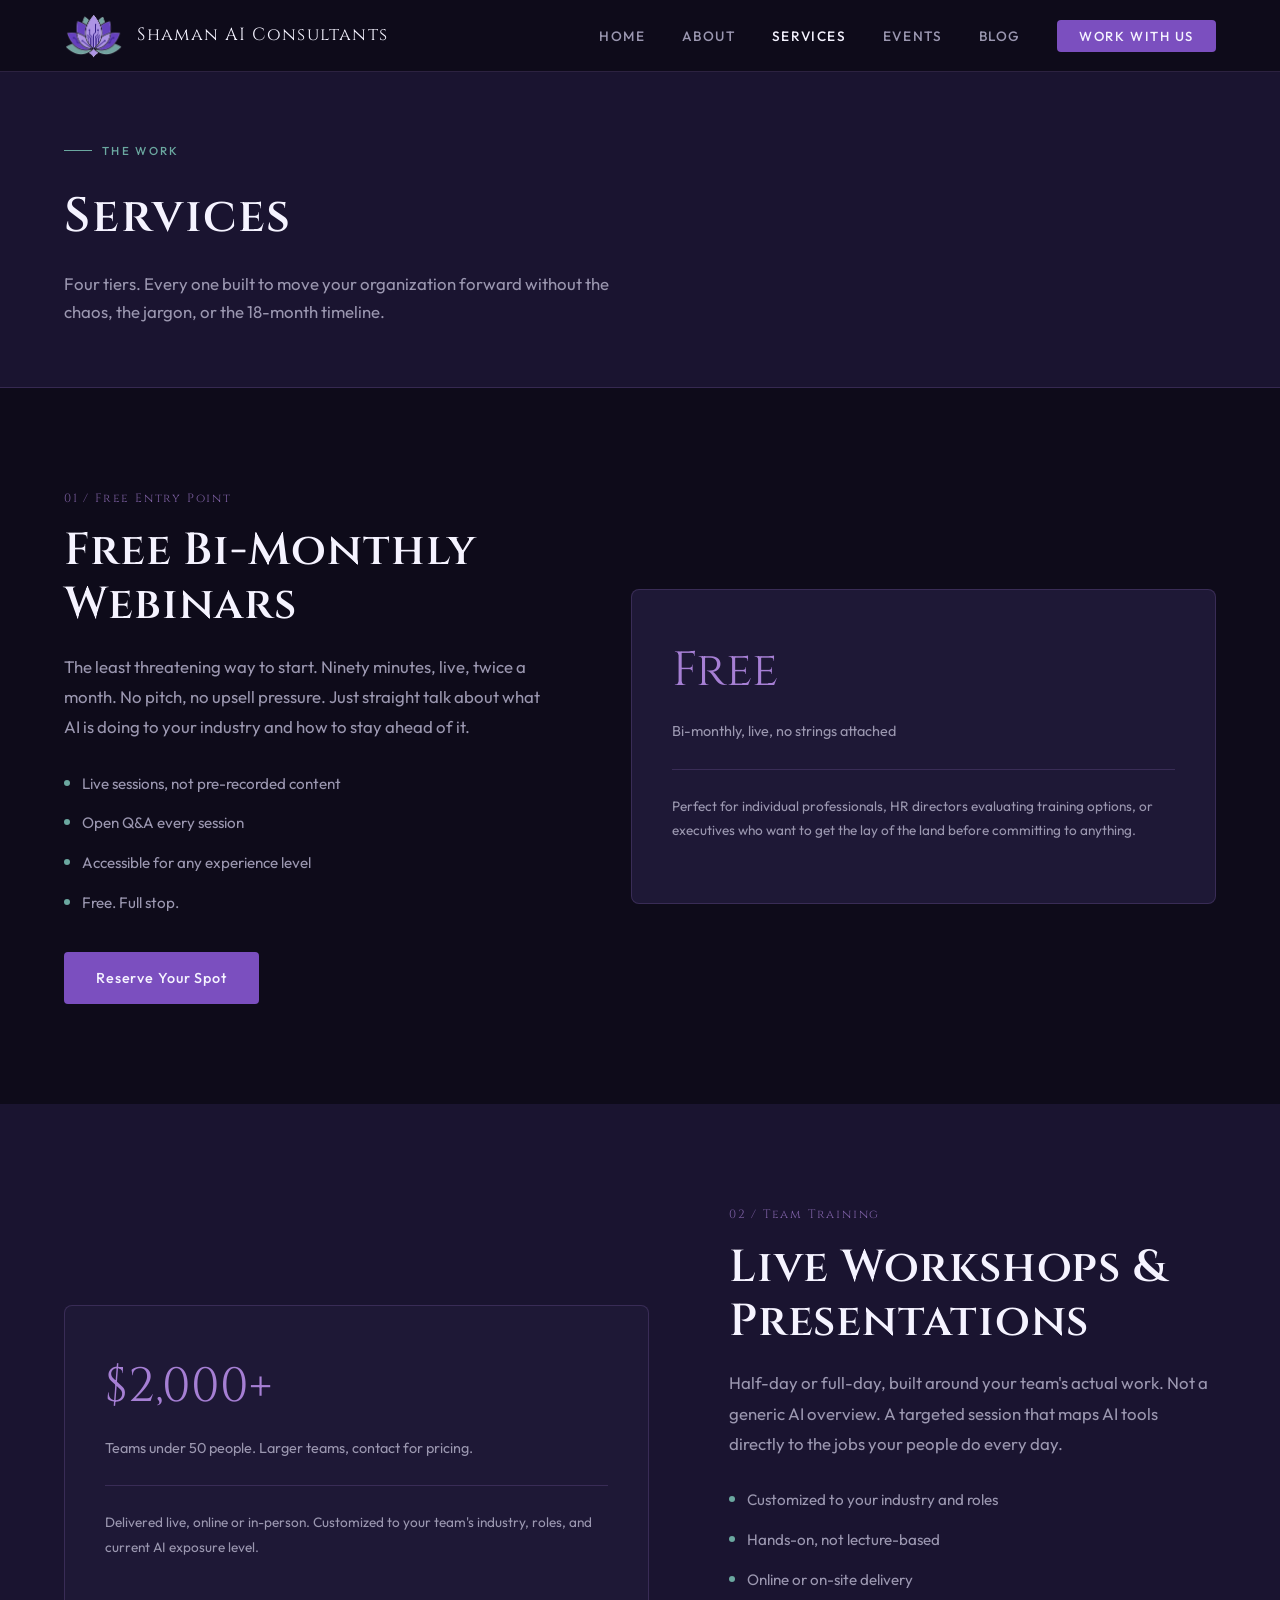
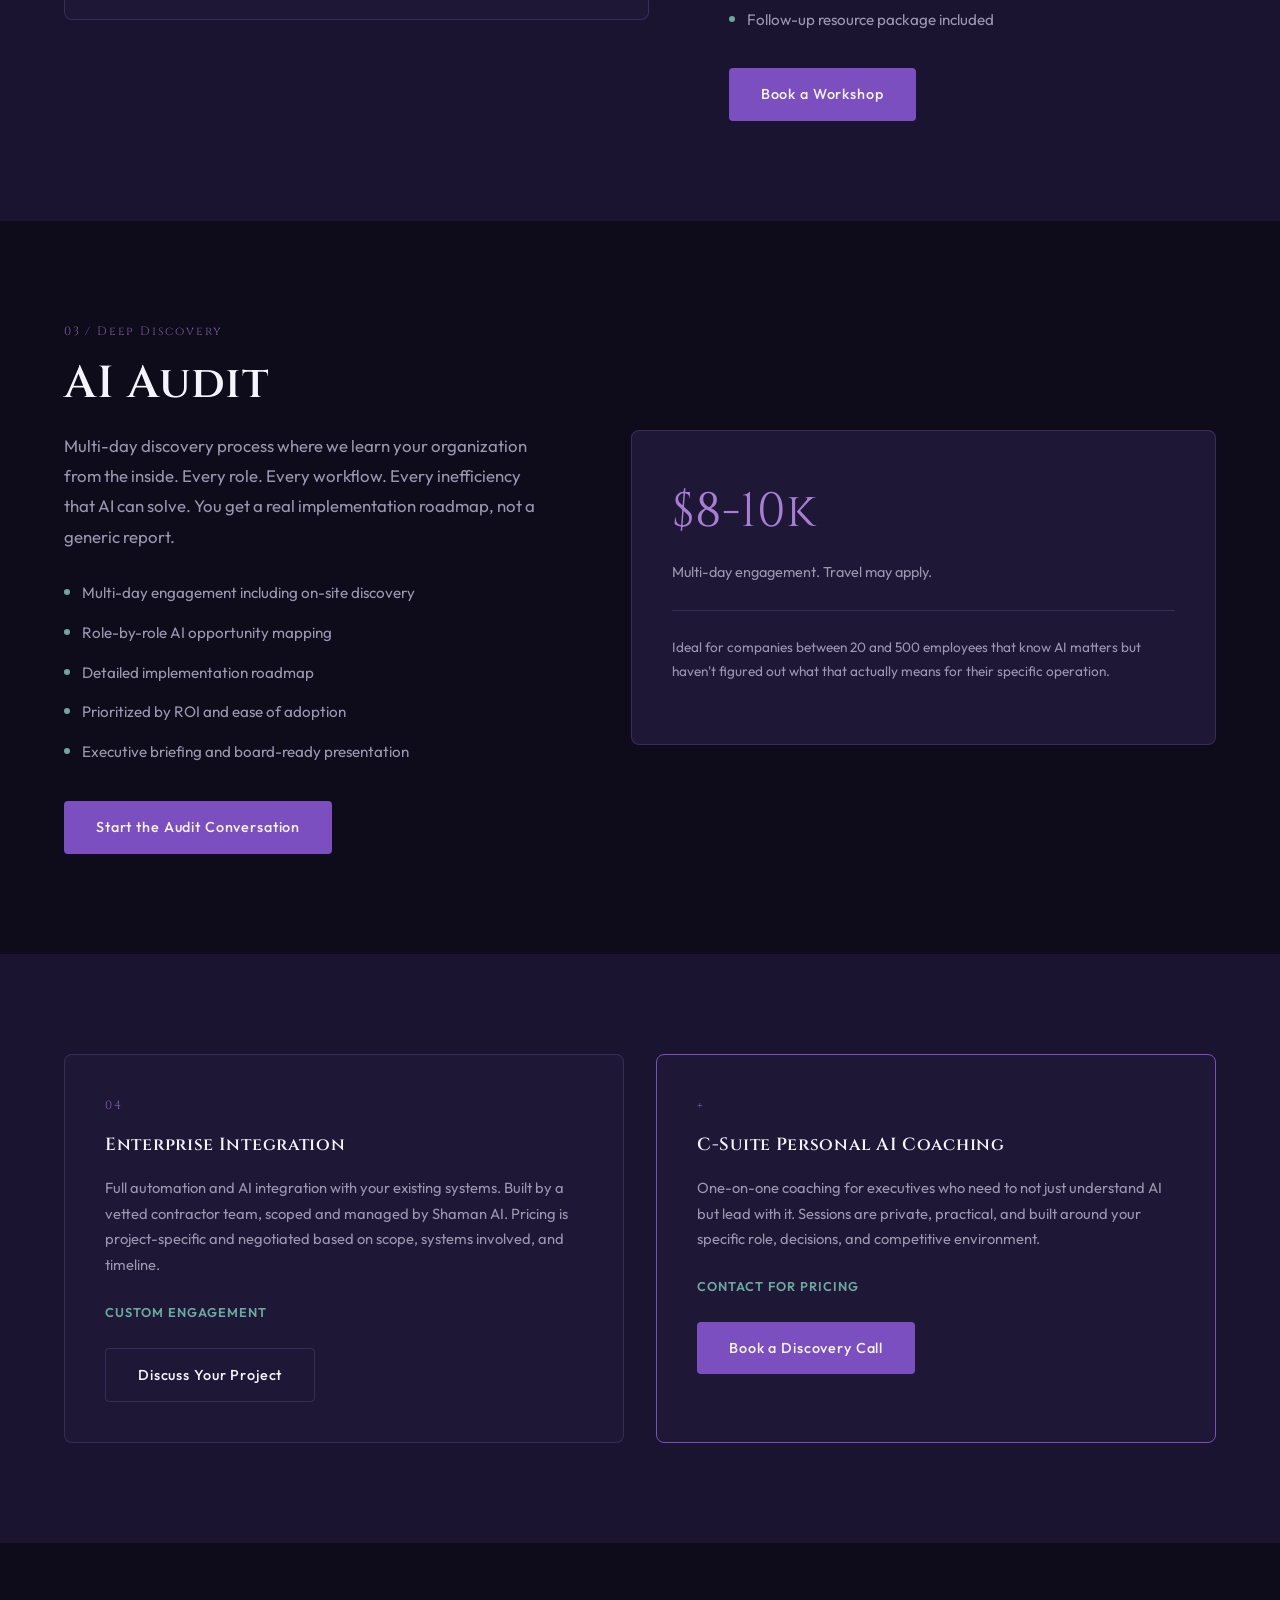
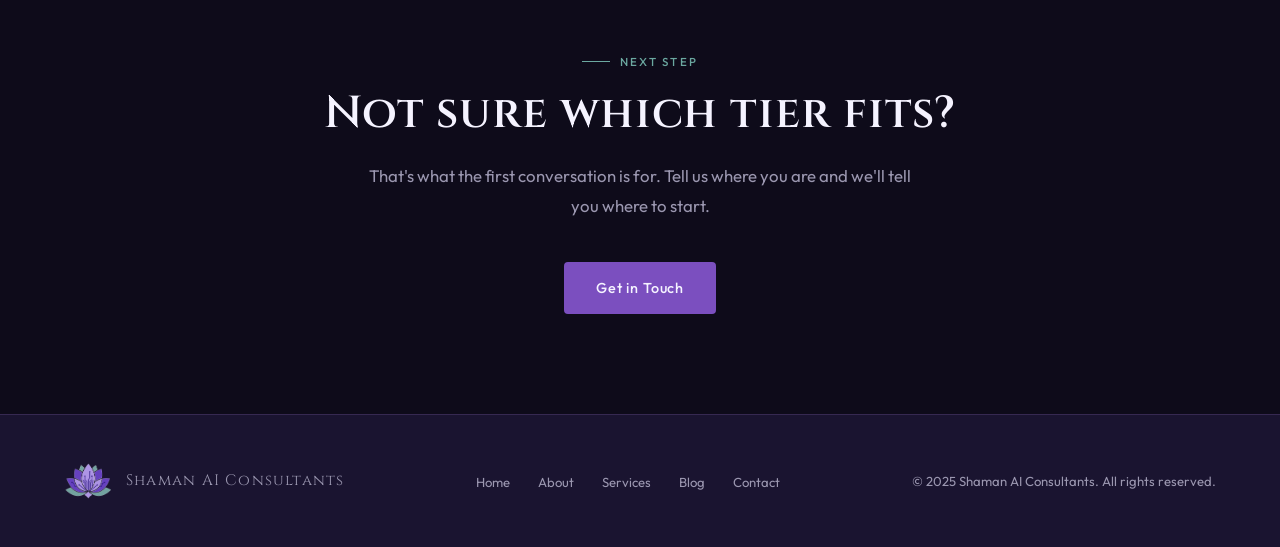
<file: services.html>
<!DOCTYPE html>
<html lang="en">
<head>
  <meta charset="UTF-8">
  <meta name="viewport" content="width=device-width, initial-scale=1.0">
  <title>Services | Shaman AI Consultants</title>
  <script type="application/ld+json">
{
  "@context": "https://schema.org",
  "@type": "Service",
  "name": "Shaman AI Consultants Services",
  "url": "https://www.shamanintelligence.com/services.html",
  "provider": {
    "@type": "ProfessionalService",
    "name": "Shaman AI Consultants",
    "url": "https://www.shamanintelligence.com"
  },
  "hasOfferCatalog": {
    "@type": "OfferCatalog",
    "name": "A.I. Training and Consulting Services",
    "itemListElement": [
      {
        "@type": "Offer",
        "itemOffered": {
          "@type": "Service",
          "name": "Free A.I. Webinar",
          "description": "Bi-monthly live webinars covering A.I. fundamentals and workplace application for Gen X and older Millennial professionals."
        },
        "price": "0",
        "priceCurrency": "USD"
      },
      {
        "@type": "Offer",
        "itemOffered": {
          "@type": "Service",
          "name": "Live A.I. Workshop and Presentation",
          "description": "Half-day or full-day corporate A.I. training workshops customized to team industry and roles. Online or on-site delivery."
        },
        "priceSpecification": {
          "@type": "PriceSpecification",
          "price": "2000",
          "priceCurrency": "USD",
          "description": "Starting price for teams under 50 people"
        }
      },
      {
        "@type": "Offer",
        "itemOffered": {
          "@type": "Service",
          "name": "A.I. Audit",
          "description": "Multi-day organizational discovery process mapping every role against A.I. opportunity and producing a prioritized implementation roadmap."
        },
        "priceSpecification": {
          "@type": "PriceSpecification",
          "minPrice": "8000",
          "maxPrice": "10000",
          "priceCurrency": "USD"
        }
      },
      {
        "@type": "Offer",
        "itemOffered": {
          "@type": "Service",
          "name": "Enterprise A.I. Integration",
          "description": "Full A.I. automation and system integration with existing enterprise software and workflows. Custom scoped and contracted."
        }
      },
      {
        "@type": "Offer",
        "itemOffered": {
          "@type": "Service",
          "name": "C-Suite Personal A.I. Coaching",
          "description": "One-on-one A.I. coaching for executives who need to lead with A.I. Built around the executive's specific role, decisions, and competitive environment."
        }
      }
    ]
  }
}
</script>

  <meta name="description" content="AI workshops, presentations, audits, enterprise integration, and C-suite coaching. Four tiers from free to fully custom.">
  <link rel="stylesheet" href="css/style.css">
</head>
<body>

<nav>
  <div class="nav-logo">
    <img src="images/logo.png" alt="Shaman AI Consultants">
    <span>Shaman AI Consultants</span>
  </div>
  <ul class="nav-links">
    <li><a href="index.html">Home</a></li>
    <li><a href="about.html">About</a></li>
    <li><a href="services.html" class="active">Services</a></li>
    <li><a href="events.html">Events</a></li>
    <li><a href="blog.html">Blog</a></li>
    <li><a href="contact.html" class="nav-cta">Work With Us</a></li>
  </ul>
  <button class="nav-toggle" aria-label="Toggle navigation">
    <span></span><span></span><span></span>
  </button>
</nav>

<div class="page-hero">
  <div class="section-eyebrow">The Work</div>
  <h1>Services</h1>
  <p>Four tiers. Every one built to move your organization forward without the chaos, the jargon, or the 18-month timeline.</p>
</div>

<!-- FREE WEBINARS -->
<section>
  <div style="display: grid; grid-template-columns: 1fr 1.2fr; gap: 80px; align-items: center;">
    <div>
      <div class="service-number" style="font-family: var(--font-display); font-size: 0.75rem; color: var(--purple-light); letter-spacing: 0.15em; margin-bottom: 16px; opacity: 0.7;">01 / Free Entry Point</div>
      <h2 class="section-title">Free Bi-Monthly Webinars</h2>
      <p class="section-sub">The least threatening way to start. Ninety minutes, live, twice a month. No pitch, no upsell pressure. Just straight talk about what AI is doing to your industry and how to stay ahead of it.</p>
      <ul class="about-list" style="margin-top: 28px; margin-bottom: 36px;">
        <li>Live sessions, not pre-recorded content</li>
        <li>Open Q&A every session</li>
        <li>Accessible for any experience level</li>
        <li>Free. Full stop.</li>
      </ul>
      <a href="contact.html" class="btn-primary">Reserve Your Spot</a>
    </div>
    <div class="service-card" style="padding: 40px;">
      <div style="font-family: var(--font-display); font-size: 3rem; color: var(--purple-light); margin-bottom: 8px;">Free</div>
      <p style="color: var(--gray); font-size: 0.9rem; margin-bottom: 24px;">Bi-monthly, live, no strings attached</p>
      <div style="border-top: 1px solid var(--border); padding-top: 24px;">
        <p style="font-size: 0.85rem; color: var(--gray); line-height: 1.8;">Perfect for individual professionals, HR directors evaluating training options, or executives who want to get the lay of the land before committing to anything.</p>
      </div>
    </div>
  </div>
</section>

<!-- WORKSHOPS -->
<section style="background: var(--dark-mid);">
  <div style="display: grid; grid-template-columns: 1.2fr 1fr; gap: 80px; align-items: center;">
    <div class="service-card" style="padding: 40px;">
      <div style="font-family: var(--font-display); font-size: 3rem; color: var(--purple-light); margin-bottom: 8px;">$2,000+</div>
      <p style="color: var(--gray); font-size: 0.9rem; margin-bottom: 24px;">Teams under 50 people. Larger teams, contact for pricing.</p>
      <div style="border-top: 1px solid var(--border); padding-top: 24px;">
        <p style="font-size: 0.85rem; color: var(--gray); line-height: 1.8;">Delivered live, online or in-person. Customized to your team's industry, roles, and current AI exposure level.</p>
      </div>
    </div>
    <div>
      <div class="service-number" style="font-family: var(--font-display); font-size: 0.75rem; color: var(--purple-light); letter-spacing: 0.15em; margin-bottom: 16px; opacity: 0.7;">02 / Team Training</div>
      <h2 class="section-title">Live Workshops & Presentations</h2>
      <p class="section-sub">Half-day or full-day, built around your team's actual work. Not a generic AI overview. A targeted session that maps AI tools directly to the jobs your people do every day.</p>
      <ul class="about-list" style="margin-top: 28px; margin-bottom: 36px;">
        <li>Customized to your industry and roles</li>
        <li>Hands-on, not lecture-based</li>
        <li>Online or on-site delivery</li>
        <li>Follow-up resource package included</li>
      </ul>
      <a href="contact.html" class="btn-primary">Book a Workshop</a>
    </div>
  </div>
</section>

<!-- AUDIT -->
<section>
  <div style="display: grid; grid-template-columns: 1fr 1.2fr; gap: 80px; align-items: center;">
    <div>
      <div class="service-number" style="font-family: var(--font-display); font-size: 0.75rem; color: var(--purple-light); letter-spacing: 0.15em; margin-bottom: 16px; opacity: 0.7;">03 / Deep Discovery</div>
      <h2 class="section-title">AI Audit</h2>
      <p class="section-sub">Multi-day discovery process where we learn your organization from the inside. Every role. Every workflow. Every inefficiency that AI can solve. You get a real implementation roadmap, not a generic report.</p>
      <ul class="about-list" style="margin-top: 28px; margin-bottom: 36px;">
        <li>Multi-day engagement including on-site discovery</li>
        <li>Role-by-role AI opportunity mapping</li>
        <li>Detailed implementation roadmap</li>
        <li>Prioritized by ROI and ease of adoption</li>
        <li>Executive briefing and board-ready presentation</li>
      </ul>
      <a href="contact.html" class="btn-primary">Start the Audit Conversation</a>
    </div>
    <div class="service-card" style="padding: 40px;">
      <div style="font-family: var(--font-display); font-size: 3rem; color: var(--purple-light); margin-bottom: 8px;">$8-10k</div>
      <p style="color: var(--gray); font-size: 0.9rem; margin-bottom: 24px;">Multi-day engagement. Travel may apply.</p>
      <div style="border-top: 1px solid var(--border); padding-top: 24px;">
        <p style="font-size: 0.85rem; color: var(--gray); line-height: 1.8;">Ideal for companies between 20 and 500 employees that know AI matters but haven't figured out what that actually means for their specific operation.</p>
      </div>
    </div>
  </div>
</section>

<!-- ENTERPRISE + C-SUITE -->
<section style="background: var(--dark-mid);">
  <div style="display: grid; grid-template-columns: 1fr 1fr; gap: 32px;">
    <div class="service-card" style="padding: 40px;">
      <div class="service-number">04</div>
      <h3>Enterprise Integration</h3>
      <p>Full automation and AI integration with your existing systems. Built by a vetted contractor team, scoped and managed by Shaman AI. Pricing is project-specific and negotiated based on scope, systems involved, and timeline.</p>
      <div class="service-price" style="margin-top: 24px;">Custom Engagement</div>
      <div style="margin-top: 24px;">
        <a href="contact.html" class="btn-outline">Discuss Your Project</a>
      </div>
    </div>
    <div class="service-card" style="padding: 40px; border-color: var(--purple);">
      <div class="service-number">+</div>
      <h3>C-Suite Personal AI Coaching</h3>
      <p>One-on-one coaching for executives who need to not just understand AI but lead with it. Sessions are private, practical, and built around your specific role, decisions, and competitive environment.</p>
      <div class="service-price" style="margin-top: 24px;">Contact for Pricing</div>
      <div style="margin-top: 24px;">
        <a href="contact.html" class="btn-primary">Book a Discovery Call</a>
      </div>
    </div>
  </div>
</section>

<section>
  <div style="max-width: 640px; margin: 0 auto; text-align: center;">
    <div class="section-eyebrow" style="justify-content: center;">Next Step</div>
    <h2 class="section-title">Not sure which tier fits?</h2>
    <p class="section-sub" style="margin: 0 auto 40px;">That's what the first conversation is for. Tell us where you are and we'll tell you where to start.</p>
    <a href="contact.html" class="btn-primary">Get in Touch</a>
  </div>
</section>

<footer>
  <div class="footer-logo">
    <img src="images/logo.png" alt="Shaman AI">
    <span>Shaman AI Consultants</span>
  </div>
  <ul class="footer-links">
    <li><a href="index.html">Home</a></li>
    <li><a href="about.html">About</a></li>
    <li><a href="services.html">Services</a></li>
    <li><a href="blog.html">Blog</a></li>
    <li><a href="contact.html">Contact</a></li>
  </ul>
  <p class="footer-copy">&copy; 2025 Shaman AI Consultants. All rights reserved.</p>
</footer>

<script src="js/main.js"></script>
</body>
</html>
</file>
<file: css/style.css>
@import url('https://fonts.googleapis.com/css2?family=Cinzel:wght@400;600;700&family=Outfit:wght@300;400;500;600&display=swap');

:root {
  --purple: #7B4FBF;
  --purple-light: #A67FD4;
  --purple-dark: #4A2A7A;
  --teal: #6BA8A0;
  --teal-light: #8FC4BC;
  --dark: #0E0B1A;
  --dark-mid: #1A1430;
  --dark-card: #1E1836;
  --white: #F5F3FF;
  --gray: #9B97B0;
  --border: rgba(167, 127, 212, 0.2);
  --font-display: 'Cinzel', serif;
  --font-body: 'Outfit', sans-serif;
  --nav-height: 72px;
}

* { margin: 0; padding: 0; box-sizing: border-box; }

html { scroll-behavior: smooth; }

body {
  font-family: var(--font-body);
  background: var(--dark);
  color: var(--white);
  font-size: 16px;
  line-height: 1.7;
  overflow-x: hidden;
}

a { color: inherit; text-decoration: none; }

img { max-width: 100%; }

/* NAV */
nav {
  position: fixed;
  top: 0;
  left: 0;
  right: 0;
  height: var(--nav-height);
  z-index: 100;
  display: flex;
  align-items: center;
  justify-content: space-between;
  padding: 0 5%;
  background: rgba(14, 11, 26, 0.92);
  backdrop-filter: blur(12px);
  border-bottom: 1px solid var(--border);
  transition: background 0.3s;
}

.nav-logo {
  display: flex;
  align-items: center;
  gap: 12px;
}

.nav-logo img {
  height: 44px;
  width: auto;
}

.nav-logo span {
  font-family: var(--font-display);
  font-size: 1.1rem;
  letter-spacing: 0.08em;
  color: var(--white);
}

.nav-links {
  display: flex;
  align-items: center;
  gap: 36px;
  list-style: none;
}

.nav-links a {
  font-size: 0.85rem;
  font-weight: 500;
  letter-spacing: 0.12em;
  text-transform: uppercase;
  color: var(--gray);
  transition: color 0.2s;
}

.nav-links a:hover { color: var(--purple-light); }
.nav-links a.active { color: var(--white); }

.nav-cta {
  background: var(--purple) !important;
  color: var(--white) !important;
  padding: 8px 22px;
  border-radius: 4px;
  font-size: 0.82rem !important;
  transition: background 0.2s !important;
}

.nav-cta:hover { background: var(--purple-dark) !important; }

.nav-toggle {
  display: none;
  flex-direction: column;
  gap: 5px;
  cursor: pointer;
  background: none;
  border: none;
  padding: 4px;
}

.nav-toggle span {
  display: block;
  width: 24px;
  height: 2px;
  background: var(--white);
  border-radius: 2px;
  transition: all 0.3s;
}

/* HERO */
.hero {
  min-height: 100vh;
  display: flex;
  align-items: center;
  padding: calc(var(--nav-height) + 60px) 5% 80px;
  position: relative;
  overflow: hidden;
}

.hero-bg {
  position: absolute;
  inset: 0;
  background-image: url('/images/ai-overwhelm-executive-boardroom.jpg');
  background-size: cover;
  background-position: center right;
  background-repeat: no-repeat;
  z-index: 0;
}

.hero-overlay {
  position: absolute;
  inset: 0;
  background: rgba(14, 11, 26, 0.61);
  z-index: 0;
}

.hero-grid {
  position: absolute;
  inset: 0;
  background-image:
    linear-gradient(rgba(123, 79, 191, 0.04) 1px, transparent 1px),
    linear-gradient(90deg, rgba(123, 79, 191, 0.04) 1px, transparent 1px);
  background-size: 60px 60px;
  z-index: 0;
}

.hero-content {
  position: relative;
  z-index: 1;
  max-width: 680px;
}

.hero-eyebrow {
  display: inline-flex;
  align-items: center;
  gap: 10px;
  font-size: 0.75rem;
  font-weight: 500;
  letter-spacing: 0.18em;
  text-transform: uppercase;
  color: var(--teal);
  margin-bottom: 24px;
}

.hero-eyebrow::before {
  content: '';
  display: block;
  width: 32px;
  height: 1px;
  background: var(--teal);
}

.hero h1 {
  font-family: var(--font-display);
  font-size: clamp(2.4rem, 5vw, 4rem);
  font-weight: 600;
  line-height: 1.15;
  letter-spacing: 0.02em;
  margin-bottom: 28px;
  color: var(--white);
}

.hero h1 em {
  font-style: normal;
  color: var(--purple-light);
}

.hero-sub {
  font-size: 1.15rem;
  font-weight: 300;
  color: var(--gray);
  max-width: 520px;
  margin-bottom: 48px;
  line-height: 1.8;
}

.hero-actions {
  display: flex;
  gap: 16px;
  flex-wrap: wrap;
}

.btn-primary {
  display: inline-block;
  background: var(--purple);
  color: var(--white);
  padding: 14px 32px;
  border-radius: 4px;
  font-size: 0.9rem;
  font-weight: 500;
  letter-spacing: 0.06em;
  transition: background 0.2s, transform 0.2s;
}

.btn-primary:hover {
  background: var(--purple-dark);
  transform: translateY(-1px);
}

.btn-outline {
  display: inline-block;
  background: transparent;
  color: var(--white);
  padding: 14px 32px;
  border-radius: 4px;
  border: 1px solid var(--border);
  font-size: 0.9rem;
  font-weight: 500;
  letter-spacing: 0.06em;
  transition: border-color 0.2s, transform 0.2s;
}

.btn-outline:hover {
  border-color: var(--purple-light);
  transform: translateY(-1px);
}

.hero-stats {
  position: absolute;
  right: 5%;
  top: 50%;
  transform: translateY(-50%);
  display: flex;
  flex-direction: column;
  gap: 20px;
  z-index: 1;
}

.stat-card {
  background: var(--dark-card);
  border: 1px solid var(--border);
  border-radius: 8px;
  padding: 20px 28px;
  text-align: center;
  min-width: 160px;
}

.stat-number {
  font-family: var(--font-display);
  font-size: 2rem;
  font-weight: 600;
  color: var(--purple-light);
  display: block;
}

.stat-label {
  font-size: 0.75rem;
  font-weight: 400;
  color: var(--gray);
  letter-spacing: 0.08em;
  text-transform: uppercase;
  margin-top: 4px;
}

/* SECTIONS */
section {
  padding: 100px 5%;
}

.section-eyebrow {
  display: inline-flex;
  align-items: center;
  gap: 10px;
  font-size: 0.72rem;
  font-weight: 500;
  letter-spacing: 0.2em;
  text-transform: uppercase;
  color: var(--teal);
  margin-bottom: 16px;
}

.section-eyebrow::before {
  content: '';
  display: block;
  width: 28px;
  height: 1px;
  background: var(--teal);
}

.section-title {
  font-family: var(--font-display);
  font-size: clamp(1.8rem, 3.5vw, 2.8rem);
  font-weight: 600;
  line-height: 1.2;
  margin-bottom: 20px;
  letter-spacing: 0.02em;
}

.section-sub {
  font-size: 1.05rem;
  color: var(--gray);
  max-width: 560px;
  line-height: 1.8;
}

/* SERVICES */
.services {
  background: var(--dark-mid);
  position: relative;
}

.services-grid {
  display: grid;
  grid-template-columns: repeat(auto-fit, minmax(260px, 1fr));
  gap: 24px;
  margin-top: 60px;
}

.service-card {
  background: var(--dark-card);
  border: 1px solid var(--border);
  border-radius: 8px;
  padding: 36px 32px;
  transition: border-color 0.3s, transform 0.3s;
  position: relative;
  overflow: hidden;
}

.service-card::before {
  content: '';
  position: absolute;
  top: 0;
  left: 0;
  right: 0;
  height: 2px;
  background: linear-gradient(90deg, var(--purple), var(--teal));
  opacity: 0;
  transition: opacity 0.3s;
}

.service-card:hover {
  border-color: var(--purple-light);
  transform: translateY(-4px);
}

.service-card:hover::before { opacity: 1; }

.service-number {
  font-family: var(--font-display);
  font-size: 0.75rem;
  color: var(--purple-light);
  letter-spacing: 0.15em;
  margin-bottom: 16px;
  opacity: 0.7;
}

.service-card h3 {
  font-family: var(--font-display);
  font-size: 1.1rem;
  font-weight: 600;
  margin-bottom: 14px;
  letter-spacing: 0.04em;
}

.service-card p {
  font-size: 0.92rem;
  color: var(--gray);
  line-height: 1.75;
  margin-bottom: 20px;
}

.service-price {
  font-size: 0.8rem;
  font-weight: 600;
  color: var(--teal);
  letter-spacing: 0.08em;
  text-transform: uppercase;
}

/* ABOUT STRIP */
.about-strip {
  display: grid;
  grid-template-columns: 1fr 1fr;
  gap: 80px;
  align-items: center;
}

.about-image-block {
  position: relative;
}

.about-placeholder {
  width: 100%;
  aspect-ratio: 4/5;
  background: var(--dark-card);
  border: 1px solid var(--border);
  border-radius: 8px;
  display: flex;
  align-items: center;
  justify-content: center;
  color: var(--gray);
  font-size: 0.85rem;
  letter-spacing: 0.1em;
}

.about-accent {
  position: absolute;
  bottom: -20px;
  right: -20px;
  width: 120px;
  height: 120px;
  border: 1px solid var(--border);
  border-radius: 8px;
  background: var(--dark-mid);
  display: flex;
  flex-direction: column;
  align-items: center;
  justify-content: center;
  gap: 4px;
}

.about-accent strong {
  font-family: var(--font-display);
  font-size: 1.6rem;
  color: var(--purple-light);
}

.about-accent span {
  font-size: 0.7rem;
  color: var(--gray);
  text-align: center;
  line-height: 1.3;
}

.about-text .section-sub { margin-bottom: 32px; }

.about-list {
  list-style: none;
  display: flex;
  flex-direction: column;
  gap: 14px;
}

.about-list li {
  display: flex;
  align-items: flex-start;
  gap: 12px;
  font-size: 0.95rem;
  color: var(--gray);
}

.about-list li::before {
  content: '';
  display: block;
  width: 6px;
  height: 6px;
  border-radius: 50%;
  background: var(--teal);
  flex-shrink: 0;
  margin-top: 9px;
}

/* BLOG */
.blog { background: var(--dark-mid); }

.blog-grid {
  display: grid;
  grid-template-columns: repeat(auto-fit, minmax(300px, 1fr));
  gap: 28px;
  margin-top: 60px;
}

.blog-card {
  background: var(--dark-card);
  border: 1px solid var(--border);
  border-radius: 8px;
  overflow: hidden;
  transition: border-color 0.3s, transform 0.3s;
}

.blog-card:hover {
  border-color: var(--purple-light);
  transform: translateY(-3px);
}

.blog-thumb {
  width: 100%;
  aspect-ratio: 16/9;
  background: var(--dark-mid);
  display: flex;
  align-items: center;
  justify-content: center;
  position: relative;
  overflow: hidden;
}

.blog-thumb iframe {
  width: 100%;
  height: 100%;
  border: none;
  position: absolute;
  inset: 0;
}

.blog-thumb-placeholder {
  color: var(--gray);
  font-size: 0.8rem;
  letter-spacing: 0.1em;
}

.blog-body {
  padding: 24px;
}

.blog-tag {
  display: inline-block;
  font-size: 0.7rem;
  font-weight: 600;
  letter-spacing: 0.14em;
  text-transform: uppercase;
  color: var(--teal);
  margin-bottom: 10px;
}

.blog-card h3 {
  font-family: var(--font-display);
  font-size: 1rem;
  font-weight: 600;
  line-height: 1.4;
  margin-bottom: 10px;
  letter-spacing: 0.02em;
}

.blog-card p {
  font-size: 0.875rem;
  color: var(--gray);
  line-height: 1.7;
}

/* CONTACT */
.contact-grid {
  display: grid;
  grid-template-columns: 1fr 1.4fr;
  gap: 80px;
  align-items: start;
  margin-top: 60px;
}

.contact-info h3 {
  font-family: var(--font-display);
  font-size: 1.2rem;
  margin-bottom: 16px;
  letter-spacing: 0.04em;
}

.contact-info p {
  font-size: 0.95rem;
  color: var(--gray);
  line-height: 1.8;
  margin-bottom: 36px;
}

.contact-detail {
  display: flex;
  flex-direction: column;
  gap: 16px;
}

.contact-item {
  display: flex;
  align-items: center;
  gap: 14px;
  font-size: 0.9rem;
  color: var(--gray);
}

.contact-icon {
  width: 40px;
  height: 40px;
  border-radius: 6px;
  background: var(--dark-card);
  border: 1px solid var(--border);
  display: flex;
  align-items: center;
  justify-content: center;
  flex-shrink: 0;
  font-size: 1rem;
}

.contact-form {
  background: var(--dark-card);
  border: 1px solid var(--border);
  border-radius: 8px;
  padding: 40px;
}

.form-group {
  margin-bottom: 22px;
}

.form-row {
  display: grid;
  grid-template-columns: 1fr 1fr;
  gap: 16px;
}

label {
  display: block;
  font-size: 0.78rem;
  font-weight: 500;
  letter-spacing: 0.1em;
  text-transform: uppercase;
  color: var(--gray);
  margin-bottom: 8px;
}

input, select, textarea {
  width: 100%;
  background: var(--dark-mid);
  border: 1px solid var(--border);
  border-radius: 4px;
  color: var(--white);
  font-family: var(--font-body);
  font-size: 0.95rem;
  padding: 12px 16px;
  transition: border-color 0.2s;
  appearance: none;
}

input:focus, select:focus, textarea:focus {
  outline: none;
  border-color: var(--purple-light);
}

select {
  background-image: url("data:image/svg+xml,%3Csvg xmlns='http://www.w3.org/2000/svg' width='12' height='8' viewBox='0 0 12 8'%3E%3Cpath d='M1 1l5 5 5-5' stroke='%239B97B0' stroke-width='1.5' fill='none' stroke-linecap='round'/%3E%3C/svg%3E");
  background-repeat: no-repeat;
  background-position: right 14px center;
  padding-right: 40px;
  cursor: pointer;
}

select option { background: var(--dark-mid); }

textarea { resize: vertical; min-height: 120px; }

.form-submit {
  width: 100%;
  background: var(--purple);
  color: var(--white);
  border: none;
  border-radius: 4px;
  padding: 14px;
  font-family: var(--font-body);
  font-size: 0.9rem;
  font-weight: 500;
  letter-spacing: 0.08em;
  text-transform: uppercase;
  cursor: pointer;
  transition: background 0.2s;
  margin-top: 8px;
}

.form-submit:hover { background: var(--purple-dark); }

/* WEBINAR BANNER */
.webinar-banner {
  background: linear-gradient(135deg, var(--purple-dark) 0%, var(--dark-mid) 100%);
  border: 1px solid var(--border);
  border-radius: 8px;
  padding: 48px 60px;
  display: flex;
  align-items: center;
  justify-content: space-between;
  gap: 40px;
  margin: 0 5%;
  flex-wrap: wrap;
}

.webinar-text h3 {
  font-family: var(--font-display);
  font-size: 1.5rem;
  margin-bottom: 8px;
  letter-spacing: 0.04em;
}

.webinar-text p {
  font-size: 0.95rem;
  color: var(--gray);
}

/* FOOTER */
footer {
  background: var(--dark-mid);
  border-top: 1px solid var(--border);
  padding: 48px 5%;
  display: flex;
  align-items: center;
  justify-content: space-between;
  gap: 24px;
  flex-wrap: wrap;
}

.footer-logo {
  display: flex;
  align-items: center;
  gap: 12px;
}

.footer-logo img { height: 36px; }

.footer-logo span {
  font-family: var(--font-display);
  font-size: 0.95rem;
  letter-spacing: 0.08em;
  color: var(--gray);
}

.footer-copy {
  font-size: 0.82rem;
  color: var(--gray);
}

.footer-links {
  display: flex;
  gap: 28px;
  list-style: none;
}

.footer-links a {
  font-size: 0.82rem;
  color: var(--gray);
  transition: color 0.2s;
}

.footer-links a:hover { color: var(--purple-light); }

/* PAGE HERO (inner pages) */
.page-hero {
  padding: calc(var(--nav-height) + 60px) 5% 60px;
  background: var(--dark-mid);
  border-bottom: 1px solid var(--border);
}

.page-hero h1 {
  font-family: var(--font-display);
  font-size: clamp(2rem, 4vw, 3rem);
  font-weight: 600;
  letter-spacing: 0.04em;
  margin-bottom: 12px;
}

.page-hero p {
  font-size: 1.05rem;
  color: var(--gray);
  max-width: 560px;
}

/* BLOG PAGE */
.blog-page-grid {
  display: grid;
  grid-template-columns: repeat(auto-fill, minmax(320px, 1fr));
  gap: 28px;
  margin-top: 48px;
}

/* SUCCESS / ERROR STATES */
.form-success {
  display: none;
  text-align: center;
  padding: 40px 20px;
}

.form-success h3 {
  font-family: var(--font-display);
  font-size: 1.3rem;
  margin-bottom: 12px;
  color: var(--teal);
}

.form-success p { color: var(--gray); }

/* MOBILE */
@media (max-width: 900px) {
  .hero-stats { display: none; }
  .about-strip { grid-template-columns: 1fr; gap: 40px; }
  .contact-grid { grid-template-columns: 1fr; gap: 40px; }
  .webinar-banner { padding: 36px 28px; flex-direction: column; text-align: center; }
  .form-row { grid-template-columns: 1fr; }
}

@media (max-width: 680px) {
  .nav-links { display: none; flex-direction: column; position: absolute; top: var(--nav-height); left: 0; right: 0; background: var(--dark); padding: 24px 5%; gap: 20px; border-bottom: 1px solid var(--border); }
  .nav-links.open { display: flex; }
  .nav-toggle { display: flex; }
  .hero-actions { flex-direction: column; }
  .contact-form { padding: 28px 20px; }
  footer { flex-direction: column; text-align: center; }
}

/* ANIMATIONS */
@keyframes fadeUp {
  from { opacity: 0; transform: translateY(24px); }
  to { opacity: 1; transform: translateY(0); }
}

.fade-up {
  opacity: 0;
  animation: fadeUp 0.7s ease forwards;
}

.delay-1 { animation-delay: 0.1s; }
.delay-2 { animation-delay: 0.22s; }
.delay-3 { animation-delay: 0.36s; }
.delay-4 { animation-delay: 0.5s; }
</file>
